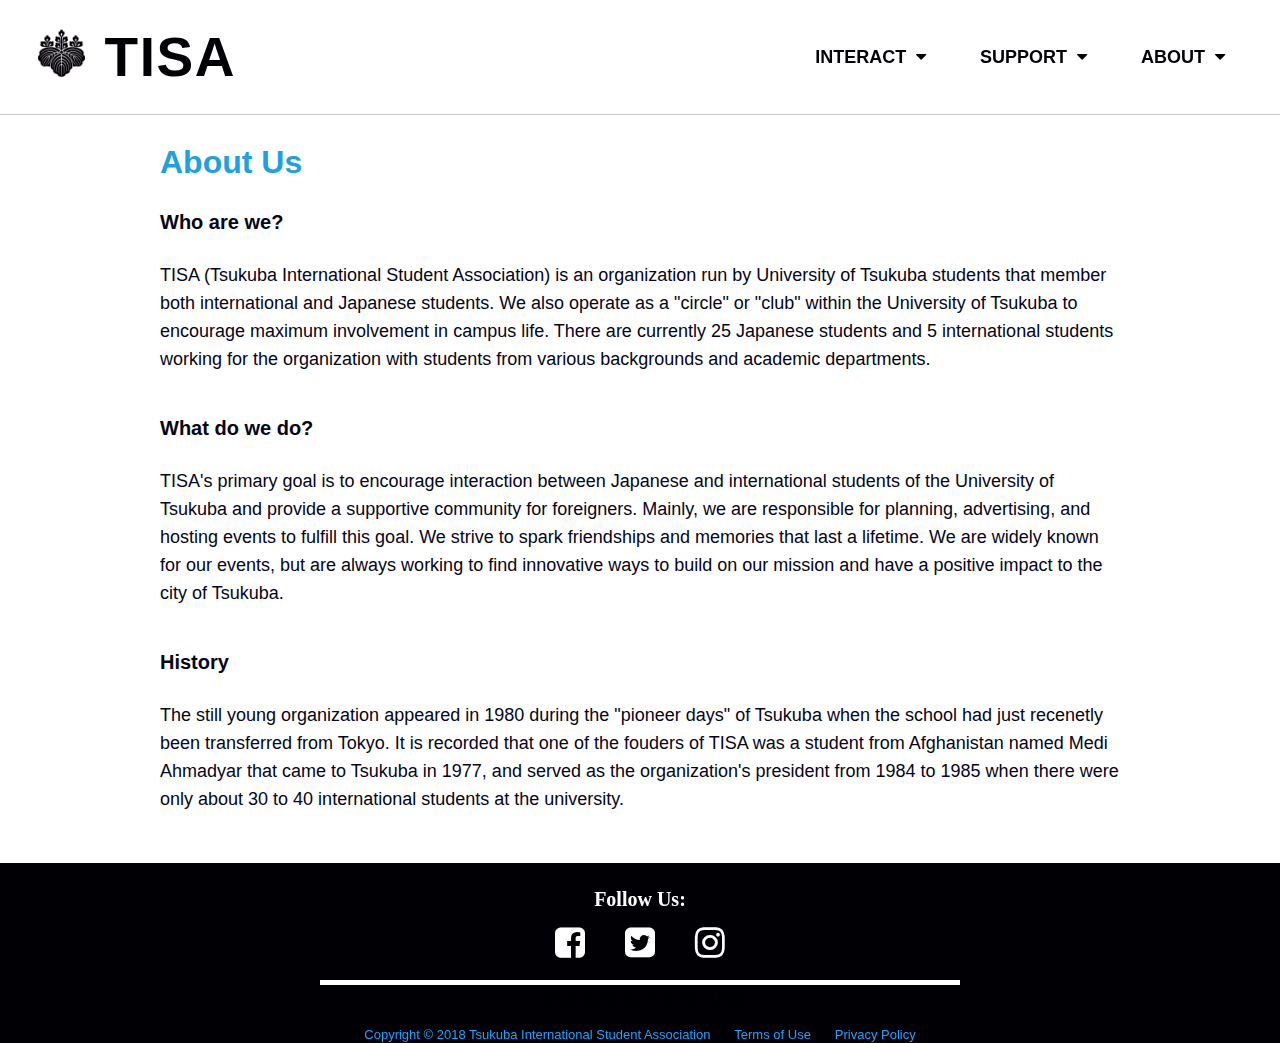
<file: public_html/about/index.html>
<!DOCTYPE html>
<html>
<head>
<!-- Global site tag (gtag.js) - Google Analytics -->
<script async src="https://www.googletagmanager.com/gtag/js?id=UA-106817283-1"></script>
<script>
  window.dataLayer = window.dataLayer || [];
  function gtag(){dataLayer.push(arguments);}
  gtag('js', new Date());

  gtag('config', 'UA-106817283-1');
</script>
<title>TISA - About Us</title>
<meta http-equiv="Content-Type" content="text/html; charset=utf-8"/>
<meta http-equiv="X-UA-Compatible" content="IE=edge,chrome=1">
<meta name="viewport" content="width=device-width,initial-scale=1.0">
<meta name="keywords" content="tisa tsukuba international student association tsukuba.international university of tsukuba japanese students foreigners organization club circle global">
<meta name="description" content="The Tsukuba International Student Association, known as TISA, is a student organization run by University of Tsukuba students to connect Japanese and foreigners in Tsukuba by hosting events and providing services.">
<link rel="icon" href="../img/tab-logo.png">
<link rel="stylesheet" href="https://maxcdn.bootstrapcdn.com/bootstrap/3.3.7/css/bootstrap.min.css">
<link rel="stylesheet" href="https://cdnjs.cloudflare.com/ajax/libs/font-awesome/4.7.0/css/font-awesome.min.css">
<link rel="stylesheet" type="text/css" href="../css/subpage.css?v=1.1">
<link rel="stylesheet" type="text/css" href="../css/resets.css?v=1.1">
<script src="https://ajax.googleapis.com/ajax/libs/jquery/3.2.1/jquery.min.js"></script>
<script type="text/javascript" src="../scripts/main.js"></script>
</head>
<body>
<div id="mySidenav" class="sidenav">
<a href="javascript:void(0)" class="closebtn" onclick="closeNav()">&times;</a>
<a class="main-nav" data-toggle="collapse" data-target="#interact">INTERACT&nbsp;&nbsp;<i class="fa fa-angle-down"></i></a>
<div class="collapse" id="interact">
<a class="sub-nav" href="../events">Events</a>
<a class="sub-nav" href="../exchange">Exchange</a>
</div>
<a class="main-nav" data-toggle="collapse" data-target="#support">SUPPORT&nbsp;&nbsp;<i class="fa fa-angle-down"></i></a>
<div class="collapse" id="support">
<a class="sub-nav" href="../circles">Circles</a>
<a class="sub-nav" href="../jobs">Find Jobs</a>
<a class="sub-nav" href="../scholarships">Scholarships</a>
</div>
<a class="main-nav" data-toggle="collapse" data-target="#about">ABOUT&nbsp;&nbsp;<i class="fa fa-angle-down"></i></a>
<div class="collapse" id="about">
<a class="sub-nav" href="../about">About Us</a>
<a class="sub-nav" href="../join">Join Us</a>
<a class="sub-nav" href="../contact">Contact</a>
</div>
</div>
<div class="container">
<header>
<img id="logo-navy" src="../img/leaf-navy.png" onclick="window.location.href='../'">
<h1 id="title-navy" onclick="window.location.href='../'">TISA</h1>
<nav>
<div class="dropdown">
<a class="nav-list">INTERACT<i class="fa fa-caret-down"></i></a>
<div class="dropdown-content">
<a href="../events">Events</a>
<a href="../exchange">Exchange</a>
</div>
</div>
<div class="dropdown">
<a class="nav-list">SUPPORT<i class="fa fa-caret-down"></i></a>
<div class="dropdown-content">
<a href="../circles">Circles</a>
<a href="../jobs">Find Jobs</a>
<a href="../scholarships">Scholarship</a>
</div>
</div>
<div class="dropdown">
<a class="nav-list">ABOUT<i class="fa fa-caret-down"></i></a>
<div class="dropdown-content">
<a href="../about">About Us</a>
<a href="../join">Join Us</a>
<a href="../contact">Contact</a>
</div>
</div>
</nav>
<img id="menu-icon-navy" src="../img/menu-icon-navy.png" onclick="openNav()">
</header>

<div class="content-subpage">
		<div class="container-subpage">
		
			<h1 class="subpage-title">About Us</h1>

			<h2><br>Who are we?</h2>

			<p><br>TISA (Tsukuba International Student Association) is an organization run by University of Tsukuba students that member both international and Japanese students. We also operate as a "circle" or "club" within the University of Tsukuba to encourage maximum involvement in campus life. There are currently 25 Japanese students and 5 international students working for the organization with students from various backgrounds and academic departments.</p>

			<h2><br><br>What do we do?</h2>

			<p><br>TISA's primary goal is to encourage interaction between Japanese and international students of the University of Tsukuba and provide a supportive community for foreigners. Mainly, we are responsible for planning, advertising, and hosting events to fulfill this goal. We strive to spark friendships and memories that last a lifetime. We are widely known for our events, but are always working to find innovative ways to build on our mission and have a positive impact to the city of Tsukuba.</p>

			<h2><br><br>History</h2>

			<p><br>The still young organization appeared in 1980 during the "pioneer days" of Tsukuba when the school had just recenetly been transferred from Tokyo. It is recorded that one of the fouders of TISA was a student from Afghanistan named Medi Ahmadyar that came to Tsukuba in 1977, and served as the organization's president from 1984 to 1985 when there were only about 30 to 40 international students at the university. </p>

		</div>
	</div>	

<div class="sm">
<h2 class="follow-us">Follow Us:</h2>
<i class="fa fa-facebook-square sm-icon" onclick="window.open('http://www.facebook.com/tsukuba.international','_blank');"></i>
<i class="fa fa-twitter-square sm-icon" onclick="window.open('http://twitter.com/TISA_Tsukuba','_blank');"></i>
<i class="fa fa-instagram sm-icon" onclick="window.open('http://instagram.com/humansoftsukuba','_blank');"></i>
<div class="smallest-container"><p class="border-top">Handmade by Yuji Schuster</p></div>
<div class="copyright-footer">
<b class="copyright-small"><br>© 2018 TISA</b>
<b class="copyright-big"><br>Copyright © 2018 Tsukuba International Student Association</b>
<b class="terms" onclick="window.location.href='../terms'">Terms of Use</b>
<b class="privacy" onclick="window.location.href='../privacy'">Privacy Policy</b>
</div>
</div>
</div>
<script src="https://maxcdn.bootstrapcdn.com/bootstrap/3.3.7/js/bootstrap.min.js"></script>
</body>
</html>
</file>
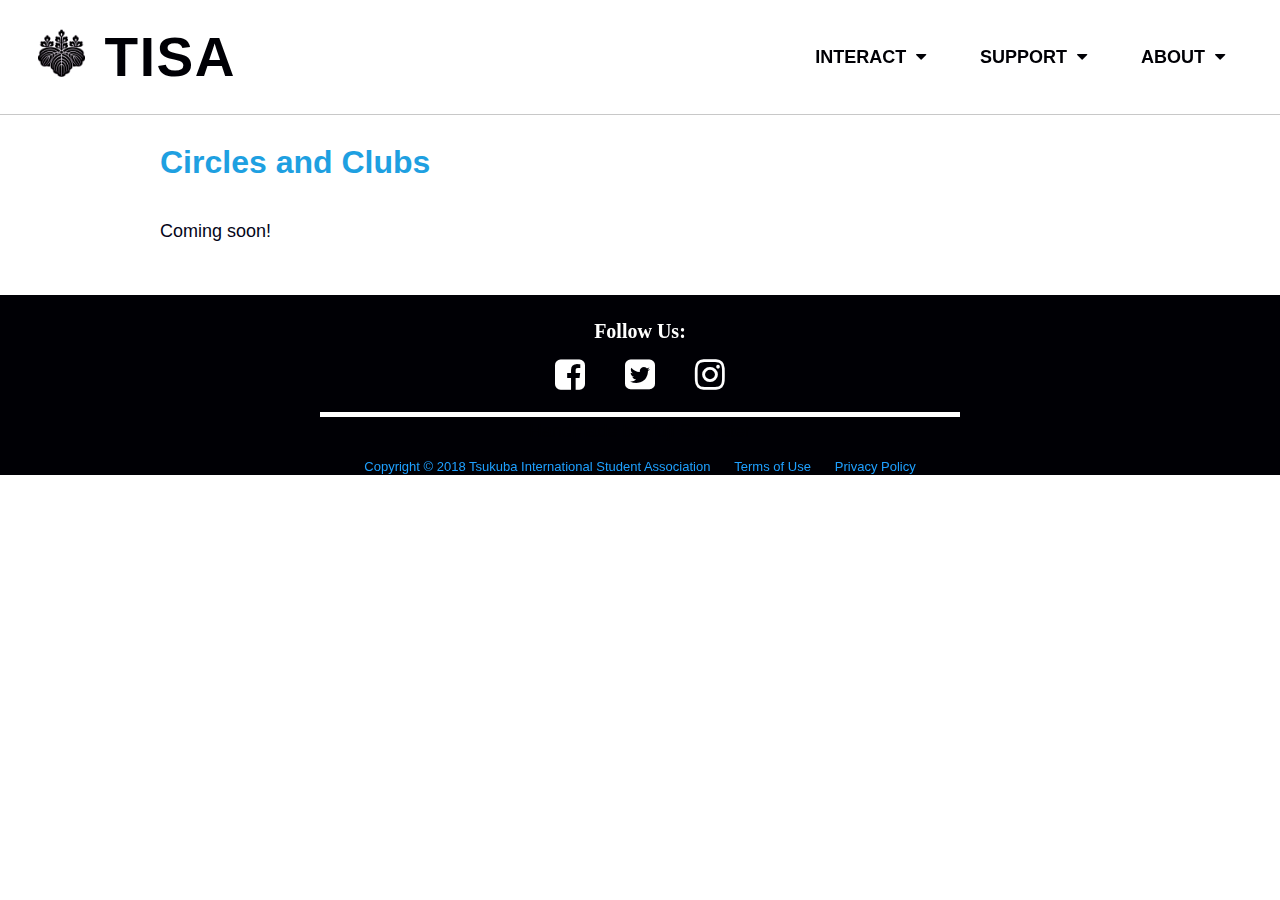
<file: public_html/circles/index.html>
<!DOCTYPE html>
<html>
<head>
<!-- Global site tag (gtag.js) - Google Analytics -->
<script async src="https://www.googletagmanager.com/gtag/js?id=UA-106817283-1"></script>
<script>
  window.dataLayer = window.dataLayer || [];
  function gtag(){dataLayer.push(arguments);}
  gtag('js', new Date());

  gtag('config', 'UA-106817283-1');
</script>
<title>TISA - Circles</title>
<meta http-equiv="Content-Type" content="text/html; charset=utf-8"/>
<meta http-equiv="X-UA-Compatible" content="IE=edge,chrome=1">
<meta name="viewport" content="width=device-width,initial-scale=1.0">
<meta name="keywords" content="tisa tsukuba international student association tsukuba.international university of tsukuba japanese students foreigners organization club circle global">
<meta name="description" content="The Tsukuba International Student Association, known as TISA, is a student organization run by University of Tsukuba students to connect Japanese and foreigners in Tsukuba by hosting events and providing services.">
<link rel="icon" href="../img/tab-logo.png">
<link rel="stylesheet" href="https://maxcdn.bootstrapcdn.com/bootstrap/3.3.7/css/bootstrap.min.css">
<link rel="stylesheet" href="https://cdnjs.cloudflare.com/ajax/libs/font-awesome/4.7.0/css/font-awesome.min.css">
<link rel="stylesheet" type="text/css" href="../css/subpage.css?v=1.1">
<link rel="stylesheet" type="text/css" href="../css/resets.css?v=1.1">
<script src="https://ajax.googleapis.com/ajax/libs/jquery/3.2.1/jquery.min.js"></script>
<script type="text/javascript" src="../scripts/main.js"></script>
</head>
<body>
<div id="mySidenav" class="sidenav">
<a href="javascript:void(0)" class="closebtn" onclick="closeNav()">&times;</a>
<a class="main-nav" data-toggle="collapse" data-target="#interact">INTERACT&nbsp;&nbsp;<i class="fa fa-angle-down"></i></a>
<div class="collapse" id="interact">
<a class="sub-nav" href="../events">Events</a>
<a class="sub-nav" href="../exchange">Exchange</a>
</div>
<a class="main-nav" data-toggle="collapse" data-target="#support">SUPPORT&nbsp;&nbsp;<i class="fa fa-angle-down"></i></a>
<div class="collapse" id="support">
<a class="sub-nav" href="../circles">Circles</a>
<a class="sub-nav" href="../jobs">Find Jobs</a>
<a class="sub-nav" href="../scholarships">Scholarships</a>
</div>
<a class="main-nav" data-toggle="collapse" data-target="#about">ABOUT&nbsp;&nbsp;<i class="fa fa-angle-down"></i></a>
<div class="collapse" id="about">
<a class="sub-nav" href="../about">About Us</a>
<a class="sub-nav" href="../join">Join Us</a>
<a class="sub-nav" href="../contact">Contact</a>
</div>
</div>
<div class="container">
<header>
<img id="logo-navy" src="../img/leaf-navy.png" onclick="window.location.href='../'">
<h1 id="title-navy" onclick="window.location.href='../'">TISA</h1>
<nav>
<div class="dropdown">
<a class="nav-list">INTERACT<i class="fa fa-caret-down"></i></a>
<div class="dropdown-content">
<a href="../events">Events</a>
<a href="../exchange">Exchange</a>
</div>
</div>
<div class="dropdown">
<a class="nav-list">SUPPORT<i class="fa fa-caret-down"></i></a>
<div class="dropdown-content">
<a href="../circles">Circles</a>
<a href="../jobs">Find Jobs</a>
<a href="../scholarships">Scholarship</a>
</div>
</div>
<div class="dropdown">
<a class="nav-list">ABOUT<i class="fa fa-caret-down"></i></a>
<div class="dropdown-content">
<a href="../about">About Us</a>
<a href="../join">Join Us</a>
<a href="../contact">Contact</a>
</div>
</div>
</nav>
<img id="menu-icon-navy" src="../img/menu-icon-navy.png" onclick="openNav()">
</header>

<div class="content-subpage">
		<div class="container-subpage">
		
			<h1 class="subpage-title">Circles and Clubs</h1>

			<p><br>Coming soon!</p>

		</div>
	</div>	

<div class="sm">
<h2 class="follow-us">Follow Us:</h2>
<i class="fa fa-facebook-square sm-icon" onclick="window.open('http://www.facebook.com/tsukuba.international','_blank');"></i>
<i class="fa fa-twitter-square sm-icon" onclick="window.open('http://twitter.com/TISA_Tsukuba','_blank');"></i>
<i class="fa fa-instagram sm-icon" onclick="window.open('http://instagram.com/humansoftsukuba','_blank');"></i>
<div class="smallest-container"><p class="border-top">Handmade by Yuji Schuster</p></div>
<div class="copyright-footer">
<b class="copyright-small"><br>© 2018 TISA</b>
<b class="copyright-big"><br>Copyright © 2018 Tsukuba International Student Association</b>
<b class="terms" onclick="window.location.href='../terms'">Terms of Use</b>
<b class="privacy" onclick="window.location.href='../privacy'">Privacy Policy</b>
</div>
</div>
</div>
<script src="https://maxcdn.bootstrapcdn.com/bootstrap/3.3.7/js/bootstrap.min.js"></script>
</body>
</html>
</file>
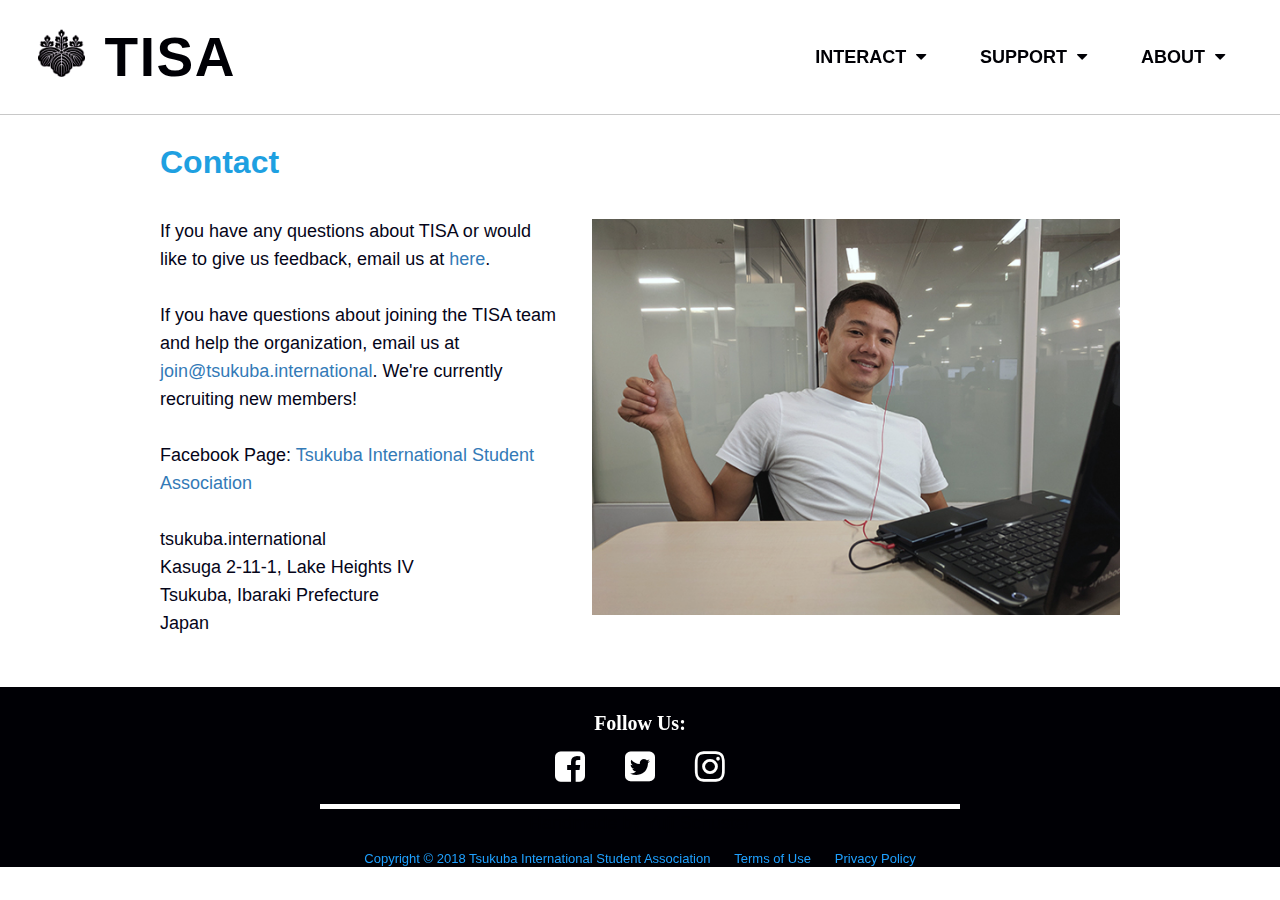
<file: public_html/contact/index.html>
<!DOCTYPE html>
<html>
<head>
<!-- Global site tag (gtag.js) - Google Analytics -->
<script async src="https://www.googletagmanager.com/gtag/js?id=UA-106817283-1"></script>
<script>
  window.dataLayer = window.dataLayer || [];
  function gtag(){dataLayer.push(arguments);}
  gtag('js', new Date());

  gtag('config', 'UA-106817283-1');
</script>
<title>TISA - Contact</title>
<meta http-equiv="Content-Type" content="text/html; charset=utf-8"/>
<meta http-equiv="X-UA-Compatible" content="IE=edge,chrome=1">
<meta name="viewport" content="width=device-width,initial-scale=1.0">
<meta name="keywords" content="tisa tsukuba international student association tsukuba.international university of tsukuba japanese students foreigners organization club circle global">
<meta name="description" content="The Tsukuba International Student Association, known as TISA, is a student organization run by University of Tsukuba students to connect Japanese and foreigners in Tsukuba by hosting events and providing services.">
<link rel="icon" href="../img/tab-logo.png">
<link rel="stylesheet" href="https://maxcdn.bootstrapcdn.com/bootstrap/3.3.7/css/bootstrap.min.css">
<link rel="stylesheet" href="https://cdnjs.cloudflare.com/ajax/libs/font-awesome/4.7.0/css/font-awesome.min.css">
<link rel="stylesheet" type="text/css" href="../css/subpage.css?v=1.1">
<link rel="stylesheet" type="text/css" href="../css/resets.css?v=1.1">
<script src="https://ajax.googleapis.com/ajax/libs/jquery/3.2.1/jquery.min.js"></script>
<script type="text/javascript" src="../scripts/main.js"></script>
</head>
<body>
<div id="mySidenav" class="sidenav">
<a href="javascript:void(0)" class="closebtn" onclick="closeNav()">&times;</a>
<a class="main-nav" data-toggle="collapse" data-target="#interact">INTERACT&nbsp;&nbsp;<i class="fa fa-angle-down"></i></a>
<div class="collapse" id="interact">
<a class="sub-nav" href="../events">Events</a>
<a class="sub-nav" href="../exchange">Exchange</a>
</div>
<a class="main-nav" data-toggle="collapse" data-target="#support">SUPPORT&nbsp;&nbsp;<i class="fa fa-angle-down"></i></a>
<div class="collapse" id="support">
<a class="sub-nav" href="../circles">Circles</a>
<a class="sub-nav" href="../jobs">Find Jobs</a>
<a class="sub-nav" href="../scholarships">Scholarships</a>
</div>
<a class="main-nav" data-toggle="collapse" data-target="#about">ABOUT&nbsp;&nbsp;<i class="fa fa-angle-down"></i></a>
<div class="collapse" id="about">
<a class="sub-nav" href="../about">About Us</a>
<a class="sub-nav" href="../join">Join Us</a>
<a class="sub-nav" href="../contact">Contact</a>
</div>
</div>
<div class="container">
<header>
<img id="logo-navy" src="../img/leaf-navy.png" onclick="window.location.href='../'">
<h1 id="title-navy" onclick="window.location.href='../'">TISA</h1>
<nav>
<div class="dropdown">
<a class="nav-list">INTERACT<i class="fa fa-caret-down"></i></a>
<div class="dropdown-content">
<a href="../events">Events</a>
<a href="../exchange">Exchange</a>
</div>
</div>
<div class="dropdown">
<a class="nav-list">SUPPORT<i class="fa fa-caret-down"></i></a>
<div class="dropdown-content">
<a href="../circles">Circles</a>
<a href="../jobs">Find Jobs</a>
<a href="../scholarships">Scholarship</a>
</div>
</div>
<div class="dropdown">
<a class="nav-list">ABOUT<i class="fa fa-caret-down"></i></a>
<div class="dropdown-content">
<a href="../about">About Us</a>
<a href="../join">Join Us</a>
<a href="../contact">Contact</a>
</div>
</div>
</nav>
<img id="menu-icon-navy" src="../img/menu-icon-navy.png" onclick="openNav()">
</header>

<div class="content-subpage">
		<div class="container-subpage">
		
			<h1 class="subpage-title">Contact</h1>

			<img class="sub-img" src="../img/contact-kai.jpg" alt="Contact Us!">

			<p><br>If you have any questions about TISA or would like to give us feedback, email us at <a onclick="window.location.href='mailto:contact@tsukuba.international'">here</a>.</p>

			<p><br>If you have questions about joining the TISA team and help the organization, email us at <a onclick="window.location.href='mailto:join@tsukuba.international'">join@tsukuba.international</a>. We're currently recruiting new members!</p>

			<p><br>Facebook Page: <a onclick="window.open('http://www.facebook.com/tsukuba.international','_blank');">Tsukuba International Student Association</a></p>

			<p><br>tsukuba.international<br>Kasuga 2-11-1, Lake Heights IV<br>Tsukuba, Ibaraki Prefecture<br>Japan</p>

		</div>
	</div>	

<div class="sm">
<h2 class="follow-us">Follow Us:</h2>
<i class="fa fa-facebook-square sm-icon" onclick="window.open('http://www.facebook.com/tsukuba.international','_blank');"></i>
<i class="fa fa-twitter-square sm-icon" onclick="window.open('http://twitter.com/TISA_Tsukuba','_blank');"></i>
<i class="fa fa-instagram sm-icon" onclick="window.open('http://instagram.com/humansoftsukuba','_blank');"></i>
<div class="smallest-container"><p class="border-top">Handmade by Yuji Schuster</p></div>
<div class="copyright-footer">
<b class="copyright-small"><br>© 2018 TISA</b>
<b class="copyright-big"><br>Copyright © 2018 Tsukuba International Student Association</b>
<b class="terms" onclick="window.location.href='../terms'">Terms of Use</b>
<b class="privacy" onclick="window.location.href='../privacy'">Privacy Policy</b>
</div>
</div>
</div>
<script src="https://maxcdn.bootstrapcdn.com/bootstrap/3.3.7/js/bootstrap.min.js"></script>
</body>
</html>
</file>
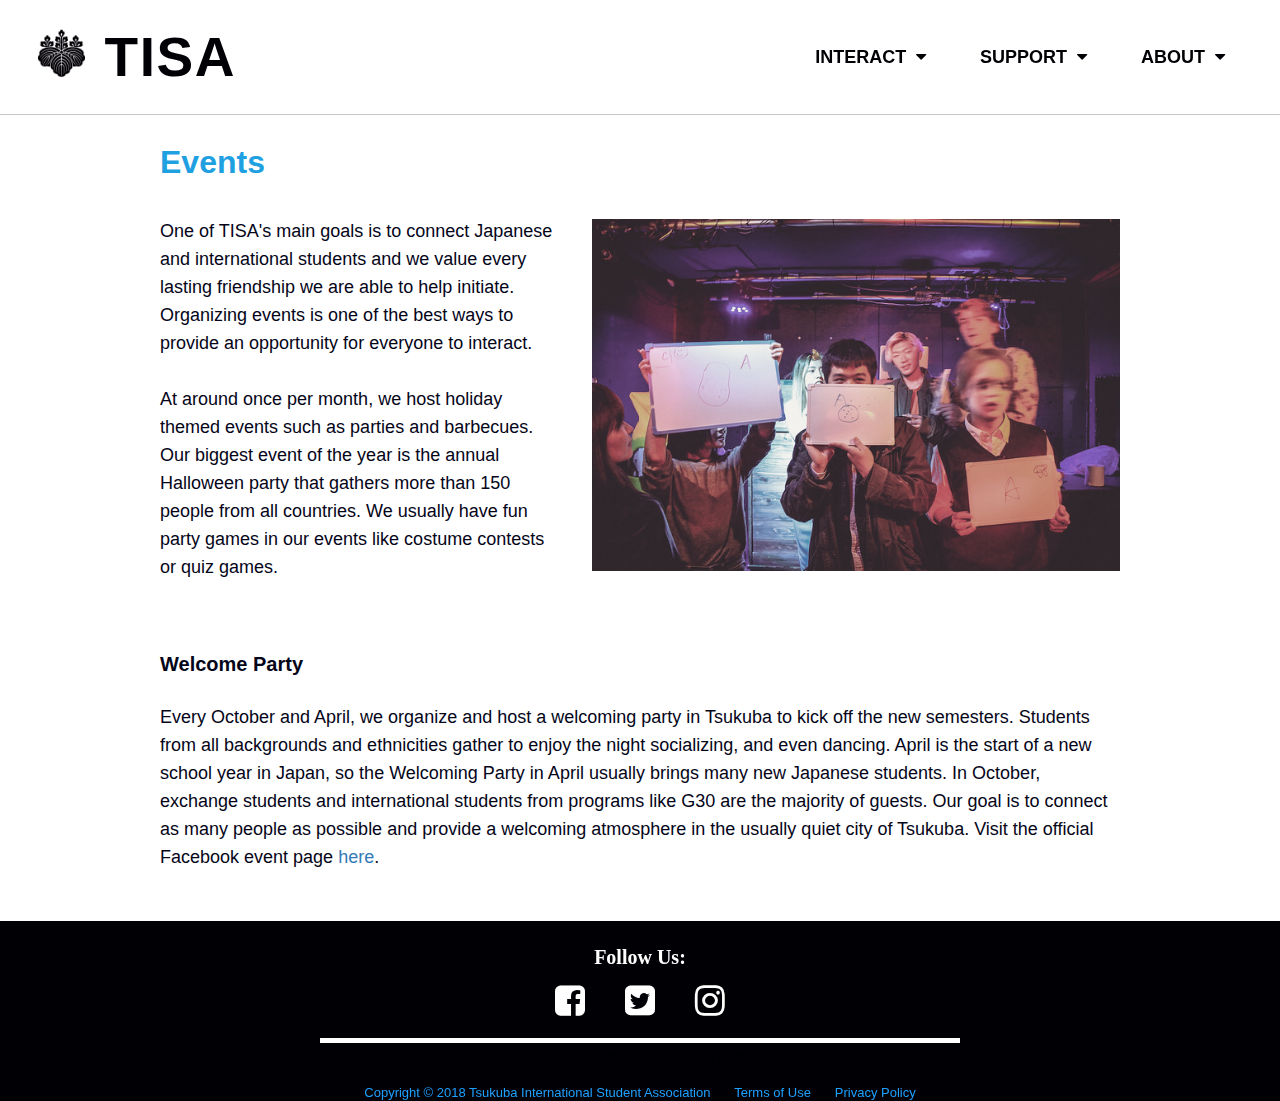
<file: public_html/events/index.html>
<!DOCTYPE html>
<html>
<head>
<!-- Global site tag (gtag.js) - Google Analytics -->
<script async src="https://www.googletagmanager.com/gtag/js?id=UA-106817283-1"></script>
<script>
  window.dataLayer = window.dataLayer || [];
  function gtag(){dataLayer.push(arguments);}
  gtag('js', new Date());

  gtag('config', 'UA-106817283-1');
</script>
<title>TISA - Events</title>
<meta http-equiv="Content-Type" content="text/html; charset=utf-8"/>
<meta http-equiv="X-UA-Compatible" content="IE=edge,chrome=1">
<meta name="viewport" content="width=device-width,initial-scale=1.0">
<meta name="keywords" content="tisa tsukuba international student association tsukuba.international university of tsukuba japanese students foreigners organization club circle global">
<meta name="description" content="The Tsukuba International Student Association, known as TISA, is a student organization run by University of Tsukuba students to connect Japanese and foreigners in Tsukuba by hosting events and providing services.">
<link rel="icon" href="../img/tab-logo.png">
<link rel="stylesheet" href="https://maxcdn.bootstrapcdn.com/bootstrap/3.3.7/css/bootstrap.min.css">
<link rel="stylesheet" href="https://cdnjs.cloudflare.com/ajax/libs/font-awesome/4.7.0/css/font-awesome.min.css">
<link rel="stylesheet" type="text/css" href="../css/subpage.css?v=1.1">
<link rel="stylesheet" type="text/css" href="../css/resets.css?v=1.1">
<script src="https://ajax.googleapis.com/ajax/libs/jquery/3.2.1/jquery.min.js"></script>
<script type="text/javascript" src="../scripts/main.js"></script>
</head>
<body>
<div id="mySidenav" class="sidenav">
<a href="javascript:void(0)" class="closebtn" onclick="closeNav()">&times;</a>
<a class="main-nav" data-toggle="collapse" data-target="#interact">INTERACT&nbsp;&nbsp;<i class="fa fa-angle-down"></i></a>
<div class="collapse" id="interact">
<a class="sub-nav" href="../events">Events</a>
<a class="sub-nav" href="../exchange">Exchange</a>
</div>
<a class="main-nav" data-toggle="collapse" data-target="#support">SUPPORT&nbsp;&nbsp;<i class="fa fa-angle-down"></i></a>
<div class="collapse" id="support">
<a class="sub-nav" href="../circles">Circles</a>
<a class="sub-nav" href="../jobs">Find Jobs</a>
<a class="sub-nav" href="../scholarships">Scholarships</a>
</div>
<a class="main-nav" data-toggle="collapse" data-target="#about">ABOUT&nbsp;&nbsp;<i class="fa fa-angle-down"></i></a>
<div class="collapse" id="about">
<a class="sub-nav" href="../about">About Us</a>
<a class="sub-nav" href="../join">Join Us</a>
<a class="sub-nav" href="../contact">Contact</a>
</div>
</div>
<div class="container">
<header>
<img id="logo-navy" src="../img/leaf-navy.png" onclick="window.location.href='../'">
<h1 id="title-navy" onclick="window.location.href='../'">TISA</h1>
<nav>
<div class="dropdown">
<a class="nav-list">INTERACT<i class="fa fa-caret-down"></i></a>
<div class="dropdown-content">
<a href="../events">Events</a>
<a href="../exchange">Exchange</a>
</div>
</div>
<div class="dropdown">
<a class="nav-list">SUPPORT<i class="fa fa-caret-down"></i></a>
<div class="dropdown-content">
<a href="../circles">Circles</a>
<a href="../jobs">Find Jobs</a>
<a href="../scholarships">Scholarship</a>
</div>
</div>
<div class="dropdown">
<a class="nav-list">ABOUT<i class="fa fa-caret-down"></i></a>
<div class="dropdown-content">
<a href="../about">About Us</a>
<a href="../join">Join Us</a>
<a href="../contact">Contact</a>
</div>
</div>
</nav>
<img id="menu-icon-navy" src="../img/menu-icon-navy.png" onclick="openNav()">
</header>

<div class="content-subpage">
		<div class="container-subpage">
		
			<h1 class="subpage-title">Events</h1>

			<img class="sub-img" src="../img/games.jpg" alt="Disco Party 2017">

			<p><br>One of TISA's main goals is to connect Japanese and international students and we value every lasting friendship we are able to help initiate. Organizing events is one of the best ways to provide an opportunity for everyone to interact.<br><br>At around once per month, we host holiday themed events such as parties and barbecues. Our biggest event of the year is the annual Halloween party that gathers more than 150 people from all countries. We usually have fun party games in our events like costume contests or quiz games.</p>

			<p><br></p>

			<h2><br><br>Welcome Party</h2>

			<p><br>Every October and April, we organize and host a welcoming party in Tsukuba to kick off the new semesters. Students from all backgrounds and ethnicities gather to enjoy the night socializing, and even dancing. April is the start of a new school year in Japan, so the Welcoming Party in April usually brings many new Japanese students. In October, exchange students and international students from programs like G30 are the majority of guests. Our goal is to connect as many people as possible and provide a welcoming atmosphere in the usually quiet city of Tsukuba. Visit the official Facebook event page <a onclick="window.open('https://www.facebook.com/events/1609777405728836/','_blank');">here</a>.</p>

		</div>
	</div>	

<div class="sm">
<h2 class="follow-us">Follow Us:</h2>
<i class="fa fa-facebook-square sm-icon" onclick="window.open('http://www.facebook.com/tsukuba.international','_blank');"></i>
<i class="fa fa-twitter-square sm-icon" onclick="window.open('http://twitter.com/TISA_Tsukuba','_blank');"></i>
<i class="fa fa-instagram sm-icon" onclick="window.open('http://instagram.com/humansoftsukuba','_blank');"></i>
<div class="smallest-container"><p class="border-top">Handmade by Yuji Schuster</p></div>
<div class="copyright-footer">
<b class="copyright-small"><br>© 2018 TISA</b>
<b class="copyright-big"><br>Copyright © 2018 Tsukuba International Student Association</b>
<b class="terms" onclick="window.location.href='../terms'">Terms of Use</b>
<b class="privacy" onclick="window.location.href='../privacy'">Privacy Policy</b>
</div>
</div>
</div>
<script src="https://maxcdn.bootstrapcdn.com/bootstrap/3.3.7/js/bootstrap.min.js"></script>
</body>
</html>
</file>
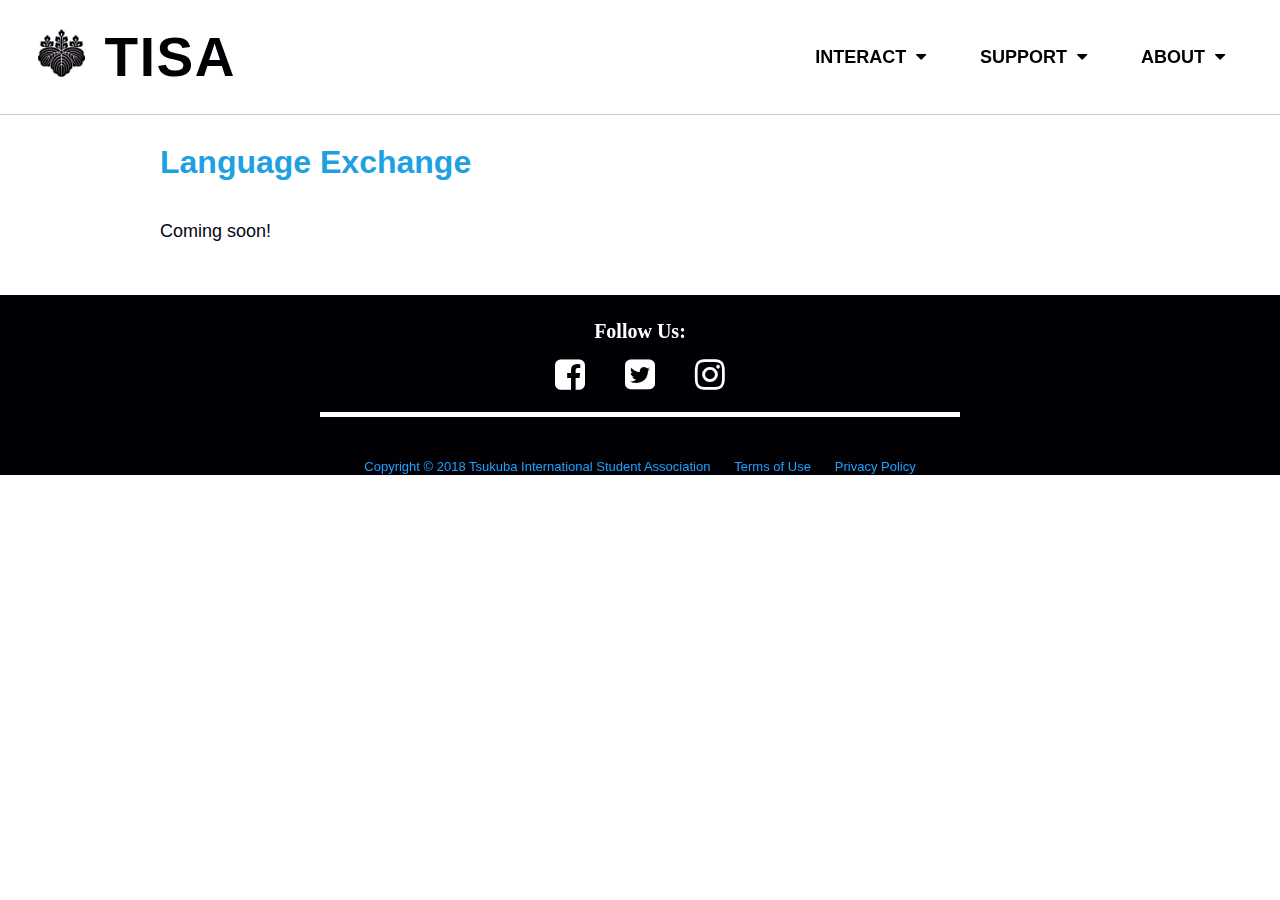
<file: public_html/exchange/index.html>
<!DOCTYPE html>
<html>
<head>
<!-- Global site tag (gtag.js) - Google Analytics -->
<script async src="https://www.googletagmanager.com/gtag/js?id=UA-106817283-1"></script>
<script>
  window.dataLayer = window.dataLayer || [];
  function gtag(){dataLayer.push(arguments);}
  gtag('js', new Date());

  gtag('config', 'UA-106817283-1');
</script>
<title>TISA - Exchange</title>
<meta http-equiv="Content-Type" content="text/html; charset=utf-8"/>
<meta http-equiv="X-UA-Compatible" content="IE=edge,chrome=1">
<meta name="viewport" content="width=device-width,initial-scale=1.0">
<meta name="keywords" content="tisa tsukuba international student association tsukuba.international university of tsukuba japanese students foreigners organization club circle global">
<meta name="description" content="The Tsukuba International Student Association, known as TISA, is a student organization run by University of Tsukuba students to connect Japanese and foreigners in Tsukuba by hosting events and providing services.">
<link rel="icon" href="../img/tab-logo.png">
<link rel="stylesheet" href="https://maxcdn.bootstrapcdn.com/bootstrap/3.3.7/css/bootstrap.min.css">
<link rel="stylesheet" href="https://cdnjs.cloudflare.com/ajax/libs/font-awesome/4.7.0/css/font-awesome.min.css">
<link rel="stylesheet" type="text/css" href="../css/subpage.css?v=1.1">
<link rel="stylesheet" type="text/css" href="../css/resets.css?v=1.1">
<script src="https://ajax.googleapis.com/ajax/libs/jquery/3.2.1/jquery.min.js"></script>
<script type="text/javascript" src="../scripts/main.js"></script>
</head>
<body>
<div id="mySidenav" class="sidenav">
<a href="javascript:void(0)" class="closebtn" onclick="closeNav()">&times;</a>
<a class="main-nav" data-toggle="collapse" data-target="#interact">INTERACT&nbsp;&nbsp;<i class="fa fa-angle-down"></i></a>
<div class="collapse" id="interact">
<a class="sub-nav" href="../events">Events</a>
<a class="sub-nav" href="../exchange">Exchange</a>
</div>
<a class="main-nav" data-toggle="collapse" data-target="#support">SUPPORT&nbsp;&nbsp;<i class="fa fa-angle-down"></i></a>
<div class="collapse" id="support">
<a class="sub-nav" href="../circles">Circles</a>
<a class="sub-nav" href="../jobs">Find Jobs</a>
<a class="sub-nav" href="../scholarships">Scholarships</a>
</div>
<a class="main-nav" data-toggle="collapse" data-target="#about">ABOUT&nbsp;&nbsp;<i class="fa fa-angle-down"></i></a>
<div class="collapse" id="about">
<a class="sub-nav" href="../about">About Us</a>
<a class="sub-nav" href="../join">Join Us</a>
<a class="sub-nav" href="../contact">Contact</a>
</div>
</div>
<div class="container">
<header>
<img id="logo-navy" src="../img/leaf-navy.png" onclick="window.location.href='../'">
<h1 id="title-navy" onclick="window.location.href='../'">TISA</h1>
<nav>
<div class="dropdown">
<a class="nav-list">INTERACT<i class="fa fa-caret-down"></i></a>
<div class="dropdown-content">
<a href="../events">Events</a>
<a href="../exchange">Exchange</a>
</div>
</div>
<div class="dropdown">
<a class="nav-list">SUPPORT<i class="fa fa-caret-down"></i></a>
<div class="dropdown-content">
<a href="../circles">Circles</a>
<a href="../jobs">Find Jobs</a>
<a href="../scholarships">Scholarship</a>
</div>
</div>
<div class="dropdown">
<a class="nav-list">ABOUT<i class="fa fa-caret-down"></i></a>
<div class="dropdown-content">
<a href="../about">About Us</a>
<a href="../join">Join Us</a>
<a href="../contact">Contact</a>
</div>
</div>
</nav>
<img id="menu-icon-navy" src="../img/menu-icon-navy.png" onclick="openNav()">
</header>

<div class="content-subpage">
		<div class="container-subpage">
		
			<h1 class="subpage-title">Language Exchange</h1>


			<p><br>Coming soon!</p>

		</div>
	</div>	

<div class="sm">
<h2 class="follow-us">Follow Us:</h2>
<i class="fa fa-facebook-square sm-icon" onclick="window.open('http://www.facebook.com/tsukuba.international','_blank');"></i>
<i class="fa fa-twitter-square sm-icon" onclick="window.open('http://twitter.com/TISA_Tsukuba','_blank');"></i>
<i class="fa fa-instagram sm-icon" onclick="window.open('http://instagram.com/humansoftsukuba','_blank');"></i>
<div class="smallest-container"><p class="border-top">Handmade by Yuji Schuster</p></div>
<div class="copyright-footer">
<b class="copyright-small"><br>© 2018 TISA</b>
<b class="copyright-big"><br>Copyright © 2018 Tsukuba International Student Association</b>
<b class="terms" onclick="window.location.href='../terms'">Terms of Use</b>
<b class="privacy" onclick="window.location.href='../privacy'">Privacy Policy</b>
</div>
</div>
</div>
<script src="https://maxcdn.bootstrapcdn.com/bootstrap/3.3.7/js/bootstrap.min.js"></script>
</body>
</html>
</file>
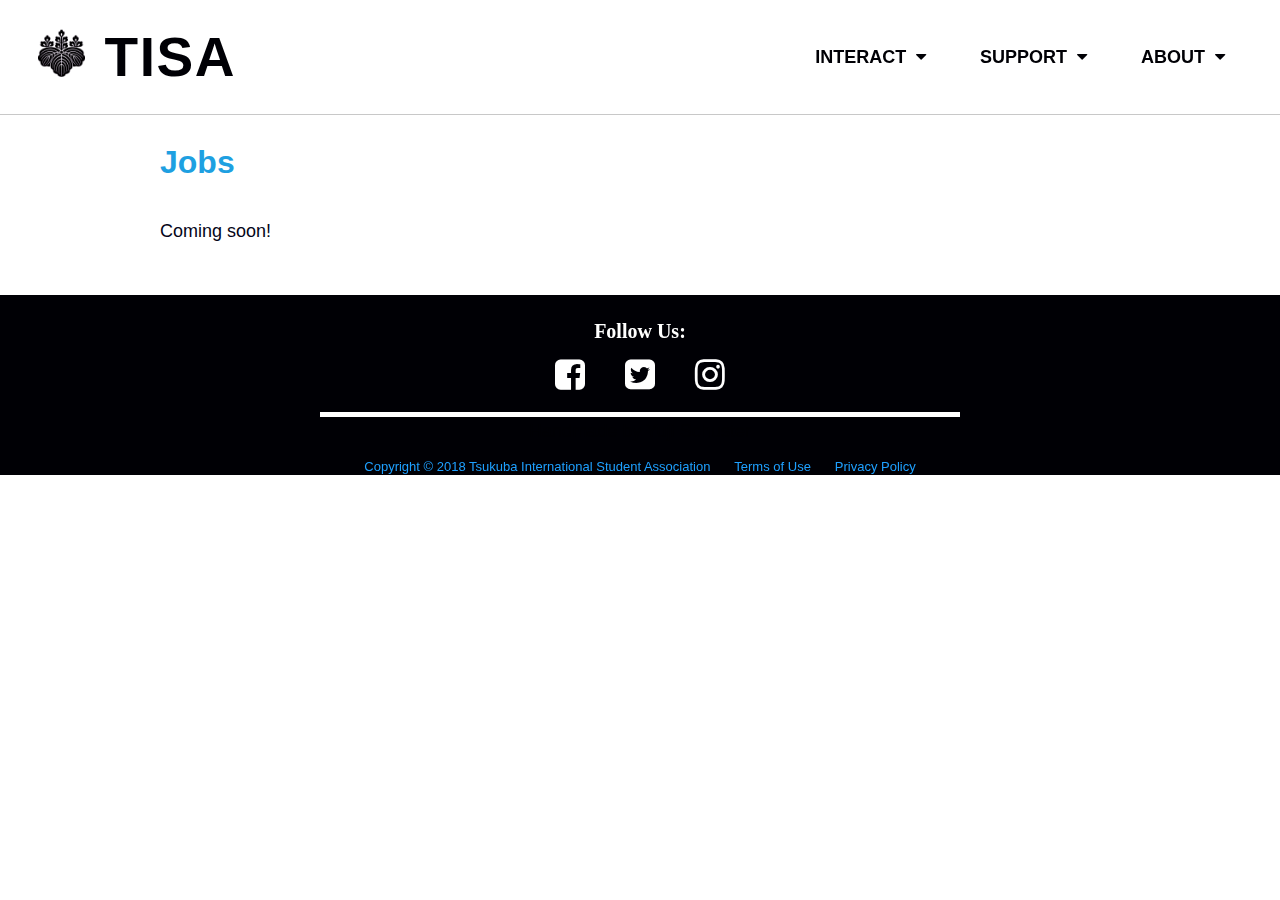
<file: public_html/jobs/index.html>
<!DOCTYPE html>
<html>
<head>
<!-- Global site tag (gtag.js) - Google Analytics -->
<script async src="https://www.googletagmanager.com/gtag/js?id=UA-106817283-1"></script>
<script>
  window.dataLayer = window.dataLayer || [];
  function gtag(){dataLayer.push(arguments);}
  gtag('js', new Date());

  gtag('config', 'UA-106817283-1');
</script>
<title>TISA - Jobs</title>
<meta http-equiv="Content-Type" content="text/html; charset=utf-8"/>
<meta http-equiv="X-UA-Compatible" content="IE=edge,chrome=1">
<meta name="viewport" content="width=device-width,initial-scale=1.0">
<meta name="keywords" content="tisa tsukuba international student association tsukuba.international university of tsukuba japanese students foreigners organization club circle global">
<meta name="description" content="The Tsukuba International Student Association, known as TISA, is a student organization run by University of Tsukuba students to connect Japanese and foreigners in Tsukuba by hosting events and providing services.">
<link rel="icon" href="../img/tab-logo.png">
<link rel="stylesheet" href="https://maxcdn.bootstrapcdn.com/bootstrap/3.3.7/css/bootstrap.min.css">
<link rel="stylesheet" href="https://cdnjs.cloudflare.com/ajax/libs/font-awesome/4.7.0/css/font-awesome.min.css">
<link rel="stylesheet" type="text/css" href="../css/subpage.css?v=1.1">
<link rel="stylesheet" type="text/css" href="../css/resets.css?v=1.1">
<script src="https://ajax.googleapis.com/ajax/libs/jquery/3.2.1/jquery.min.js"></script>
<script type="text/javascript" src="../scripts/main.js"></script>
</head>
<body>
<div id="mySidenav" class="sidenav">
<a href="javascript:void(0)" class="closebtn" onclick="closeNav()">&times;</a>
<a class="main-nav" data-toggle="collapse" data-target="#interact">INTERACT&nbsp;&nbsp;<i class="fa fa-angle-down"></i></a>
<div class="collapse" id="interact">
<a class="sub-nav" href="../events">Events</a>
<a class="sub-nav" href="../exchange">Exchange</a>
</div>
<a class="main-nav" data-toggle="collapse" data-target="#support">SUPPORT&nbsp;&nbsp;<i class="fa fa-angle-down"></i></a>
<div class="collapse" id="support">
<a class="sub-nav" href="../circles">Circles</a>
<a class="sub-nav" href="../jobs">Find Jobs</a>
<a class="sub-nav" href="../scholarships">Scholarships</a>
</div>
<a class="main-nav" data-toggle="collapse" data-target="#about">ABOUT&nbsp;&nbsp;<i class="fa fa-angle-down"></i></a>
<div class="collapse" id="about">
<a class="sub-nav" href="../about">About Us</a>
<a class="sub-nav" href="../join">Join Us</a>
<a class="sub-nav" href="../contact">Contact</a>
</div>
</div>
<div class="container">
<header>
<img id="logo-navy" src="../img/leaf-navy.png" onclick="window.location.href='../'">
<h1 id="title-navy" onclick="window.location.href='../'">TISA</h1>
<nav>
<div class="dropdown">
<a class="nav-list">INTERACT<i class="fa fa-caret-down"></i></a>
<div class="dropdown-content">
<a href="../events">Events</a>
<a href="../exchange">Exchange</a>
</div>
</div>
<div class="dropdown">
<a class="nav-list">SUPPORT<i class="fa fa-caret-down"></i></a>
<div class="dropdown-content">
<a href="../circles">Circles</a>
<a href="../jobs">Find Jobs</a>
<a href="../scholarships">Scholarship</a>
</div>
</div>
<div class="dropdown">
<a class="nav-list">ABOUT<i class="fa fa-caret-down"></i></a>
<div class="dropdown-content">
<a href="../about">About Us</a>
<a href="../join">Join Us</a>
<a href="../contact">Contact</a>
</div>
</div>
</nav>
<img id="menu-icon-navy" src="../img/menu-icon-navy.png" onclick="openNav()">
</header>

<div class="content-subpage">
		<div class="container-subpage">
		
			<h1 class="subpage-title">Jobs</h1>

			<p><br>Coming soon!</p>

		</div>
	</div>	

<div class="sm">
<h2 class="follow-us">Follow Us:</h2>
<i class="fa fa-facebook-square sm-icon" onclick="window.open('http://www.facebook.com/tsukuba.international','_blank');"></i>
<i class="fa fa-twitter-square sm-icon" onclick="window.open('http://twitter.com/TISA_Tsukuba','_blank');"></i>
<i class="fa fa-instagram sm-icon" onclick="window.open('http://instagram.com/humansoftsukuba','_blank');"></i>
<div class="smallest-container"><p class="border-top">Handmade by Yuji Schuster</p></div>
<div class="copyright-footer">
<b class="copyright-small"><br>© 2018 TISA</b>
<b class="copyright-big"><br>Copyright © 2018 Tsukuba International Student Association</b>
<b class="terms" onclick="window.location.href='../terms'">Terms of Use</b>
<b class="privacy" onclick="window.location.href='../privacy'">Privacy Policy</b>
</div>
</div>
</div>
<script src="https://maxcdn.bootstrapcdn.com/bootstrap/3.3.7/js/bootstrap.min.js"></script>
</body>
</html>
</file>
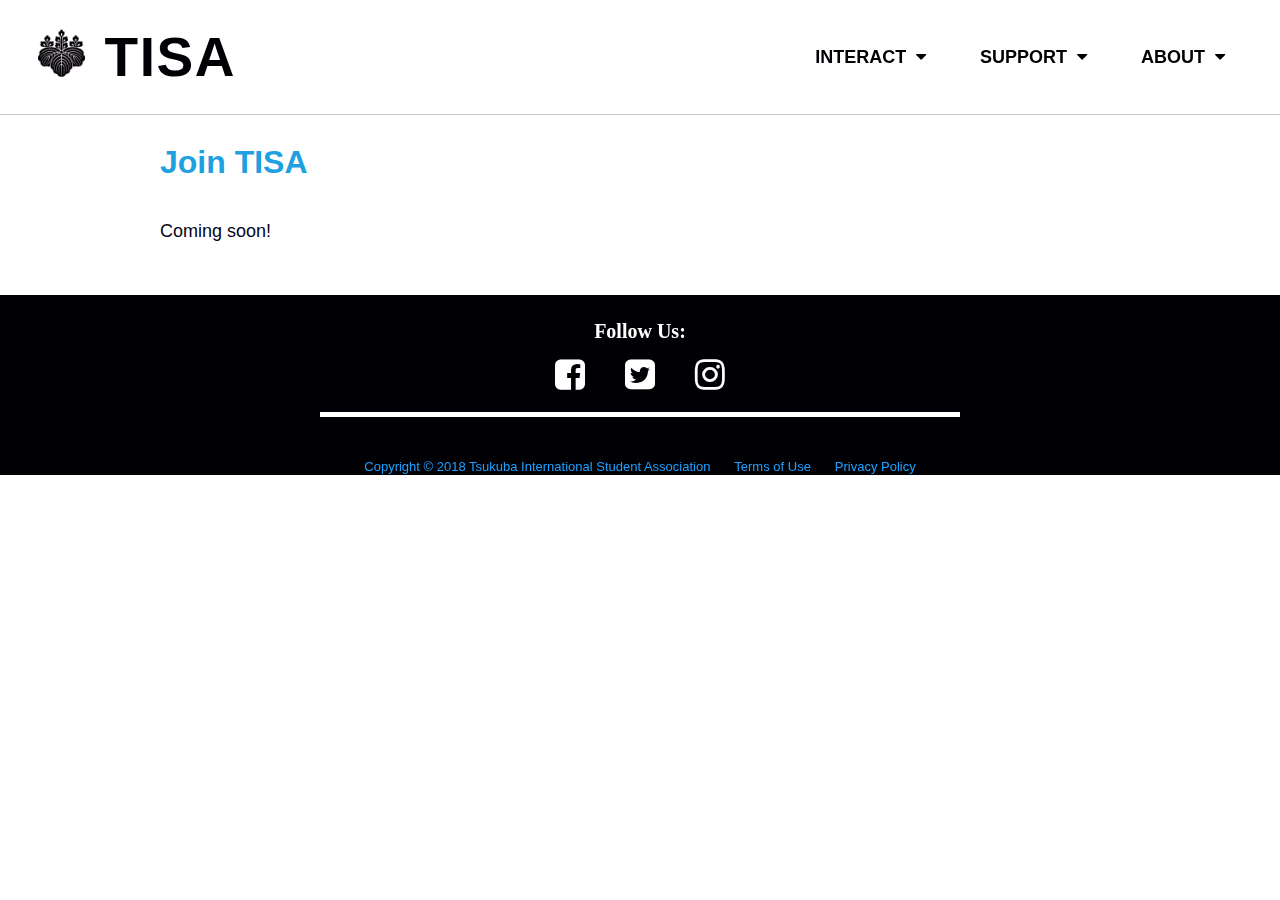
<file: public_html/join/index.html>
<!DOCTYPE html>
<html>
<head>
<!-- Global site tag (gtag.js) - Google Analytics -->
<script async src="https://www.googletagmanager.com/gtag/js?id=UA-106817283-1"></script>
<script>
  window.dataLayer = window.dataLayer || [];
  function gtag(){dataLayer.push(arguments);}
  gtag('js', new Date());

  gtag('config', 'UA-106817283-1');
</script>
<title>TISA - Join</title>
<meta http-equiv="Content-Type" content="text/html; charset=utf-8"/>
<meta http-equiv="X-UA-Compatible" content="IE=edge,chrome=1">
<meta name="viewport" content="width=device-width,initial-scale=1.0">
<meta name="keywords" content="tisa tsukuba international student association tsukuba.international university of tsukuba japanese students foreigners organization club circle global">
<meta name="description" content="The Tsukuba International Student Association, known as TISA, is a student organization run by University of Tsukuba students to connect Japanese and foreigners in Tsukuba by hosting events and providing services.">
<link rel="icon" href="../img/tab-logo.png">
<link rel="stylesheet" href="https://maxcdn.bootstrapcdn.com/bootstrap/3.3.7/css/bootstrap.min.css">
<link rel="stylesheet" href="https://cdnjs.cloudflare.com/ajax/libs/font-awesome/4.7.0/css/font-awesome.min.css">
<link rel="stylesheet" type="text/css" href="../css/subpage.css?v=1.1">
<link rel="stylesheet" type="text/css" href="../css/resets.css?v=1.1">
<script src="https://ajax.googleapis.com/ajax/libs/jquery/3.2.1/jquery.min.js"></script>
<script type="text/javascript" src="../scripts/main.js"></script>
</head>
<body>
<div id="mySidenav" class="sidenav">
<a href="javascript:void(0)" class="closebtn" onclick="closeNav()">&times;</a>
<a class="main-nav" data-toggle="collapse" data-target="#interact">INTERACT&nbsp;&nbsp;<i class="fa fa-angle-down"></i></a>
<div class="collapse" id="interact">
<a class="sub-nav" href="../events">Events</a>
<a class="sub-nav" href="../exchange">Exchange</a>
</div>
<a class="main-nav" data-toggle="collapse" data-target="#support">SUPPORT&nbsp;&nbsp;<i class="fa fa-angle-down"></i></a>
<div class="collapse" id="support">
<a class="sub-nav" href="../circles">Circles</a>
<a class="sub-nav" href="../jobs">Find Jobs</a>
<a class="sub-nav" href="../scholarships">Scholarships</a>
</div>
<a class="main-nav" data-toggle="collapse" data-target="#about">ABOUT&nbsp;&nbsp;<i class="fa fa-angle-down"></i></a>
<div class="collapse" id="about">
<a class="sub-nav" href="../about">About Us</a>
<a class="sub-nav" href="../join">Join Us</a>
<a class="sub-nav" href="../contact">Contact</a>
</div>
</div>
<div class="container">
<header>
<img id="logo-navy" src="../img/leaf-navy.png" onclick="window.location.href='../'">
<h1 id="title-navy" onclick="window.location.href='../'">TISA</h1>
<nav>
<div class="dropdown">
<a class="nav-list">INTERACT<i class="fa fa-caret-down"></i></a>
<div class="dropdown-content">
<a href="../events">Events</a>
<a href="../exchange">Exchange</a>
</div>
</div>
<div class="dropdown">
<a class="nav-list">SUPPORT<i class="fa fa-caret-down"></i></a>
<div class="dropdown-content">
<a href="../circles">Circles</a>
<a href="../jobs">Find Jobs</a>
<a href="../scholarships">Scholarship</a>
</div>
</div>
<div class="dropdown">
<a class="nav-list">ABOUT<i class="fa fa-caret-down"></i></a>
<div class="dropdown-content">
<a href="../about">About Us</a>
<a href="../join">Join Us</a>
<a href="../contact">Contact</a>
</div>
</div>
</nav>
<img id="menu-icon-navy" src="../img/menu-icon-navy.png" onclick="openNav()">
</header>

<div class="content-subpage">
		<div class="container-subpage">
		
			<h1 class="subpage-title">Join TISA</h1>

			<p><br>Coming soon!</p>

		</div>
	</div>	

<div class="sm">
<h2 class="follow-us">Follow Us:</h2>
<i class="fa fa-facebook-square sm-icon" onclick="window.open('http://www.facebook.com/tsukuba.international','_blank');"></i>
<i class="fa fa-twitter-square sm-icon" onclick="window.open('http://twitter.com/TISA_Tsukuba','_blank');"></i>
<i class="fa fa-instagram sm-icon" onclick="window.open('http://instagram.com/humansoftsukuba','_blank');"></i>
<div class="smallest-container"><p class="border-top">Handmade by Yuji Schuster</p></div>
<div class="copyright-footer">
<b class="copyright-small"><br>© 2018 TISA</b>
<b class="copyright-big"><br>Copyright © 2018 Tsukuba International Student Association</b>
<b class="terms" onclick="window.location.href='../terms'">Terms of Use</b>
<b class="privacy" onclick="window.location.href='../privacy'">Privacy Policy</b>
</div>
</div>
</div>
<script src="https://maxcdn.bootstrapcdn.com/bootstrap/3.3.7/js/bootstrap.min.js"></script>
</body>
</html>
</file>
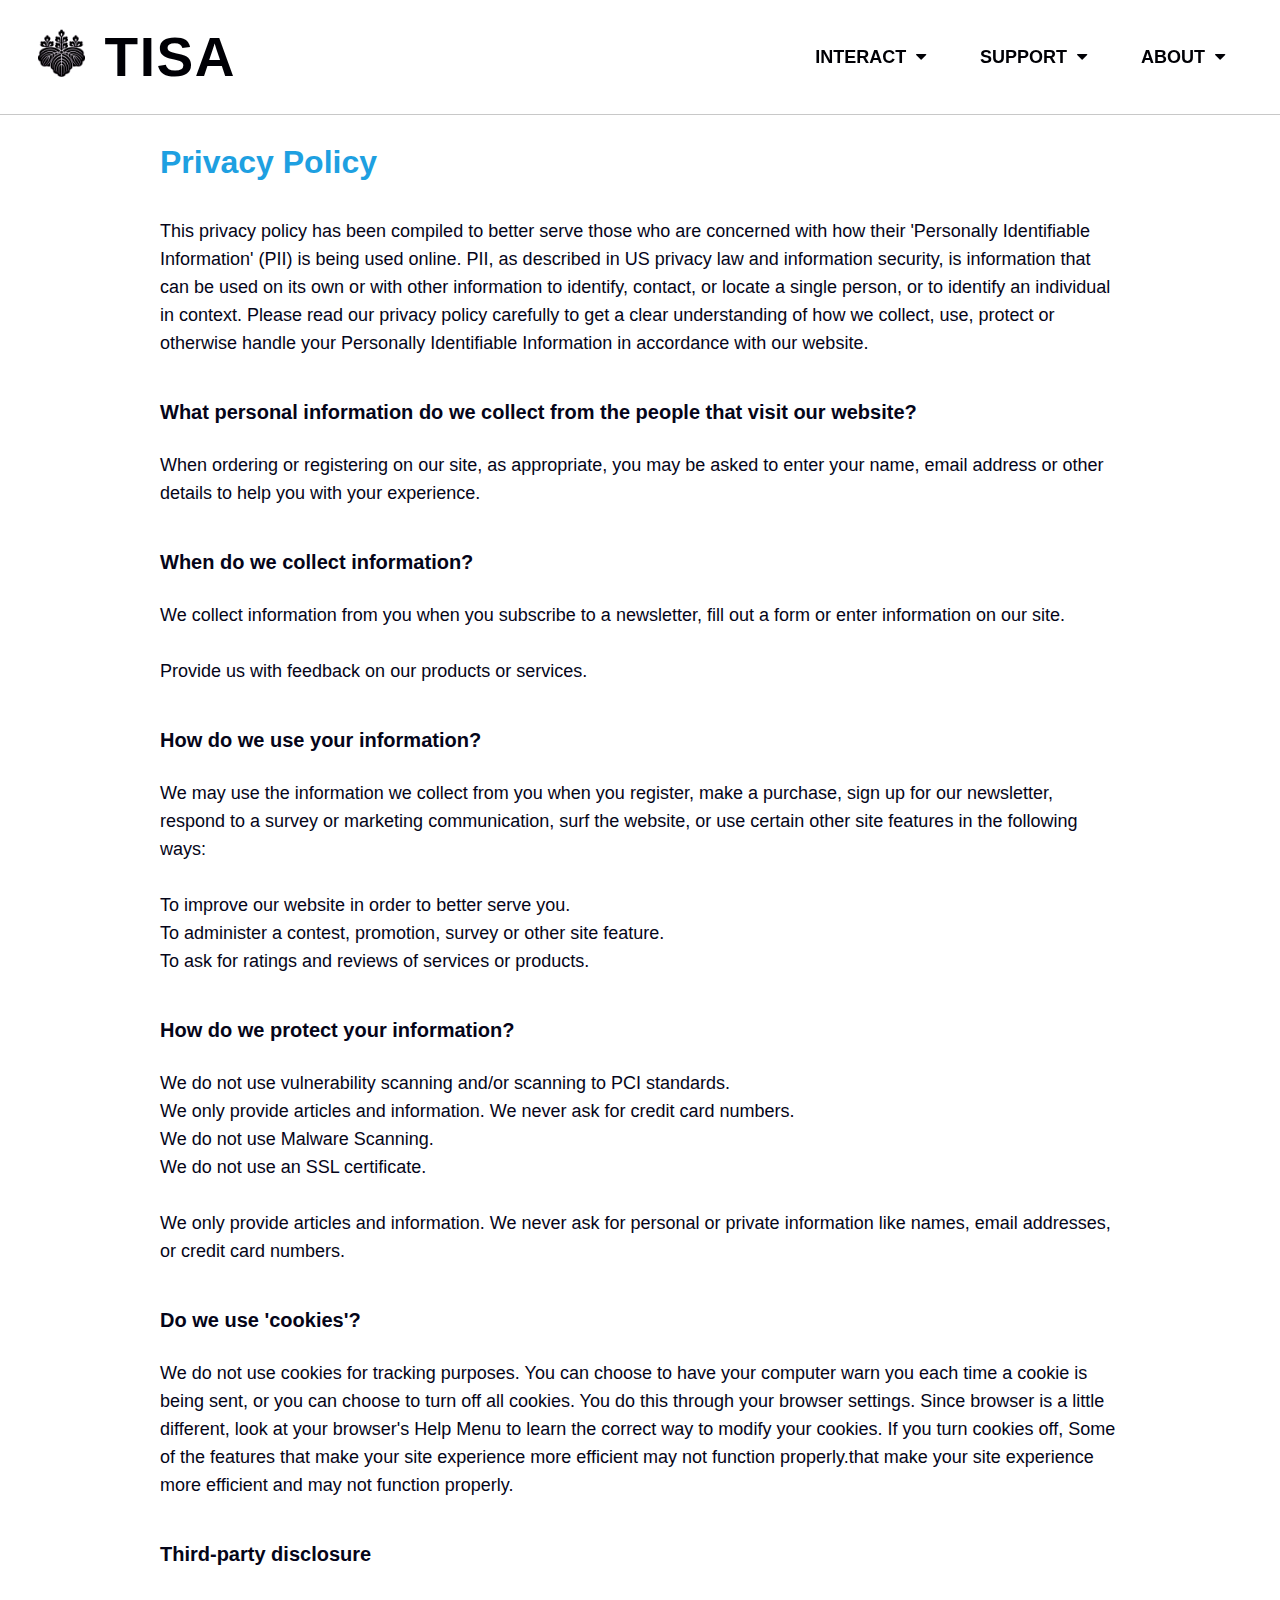
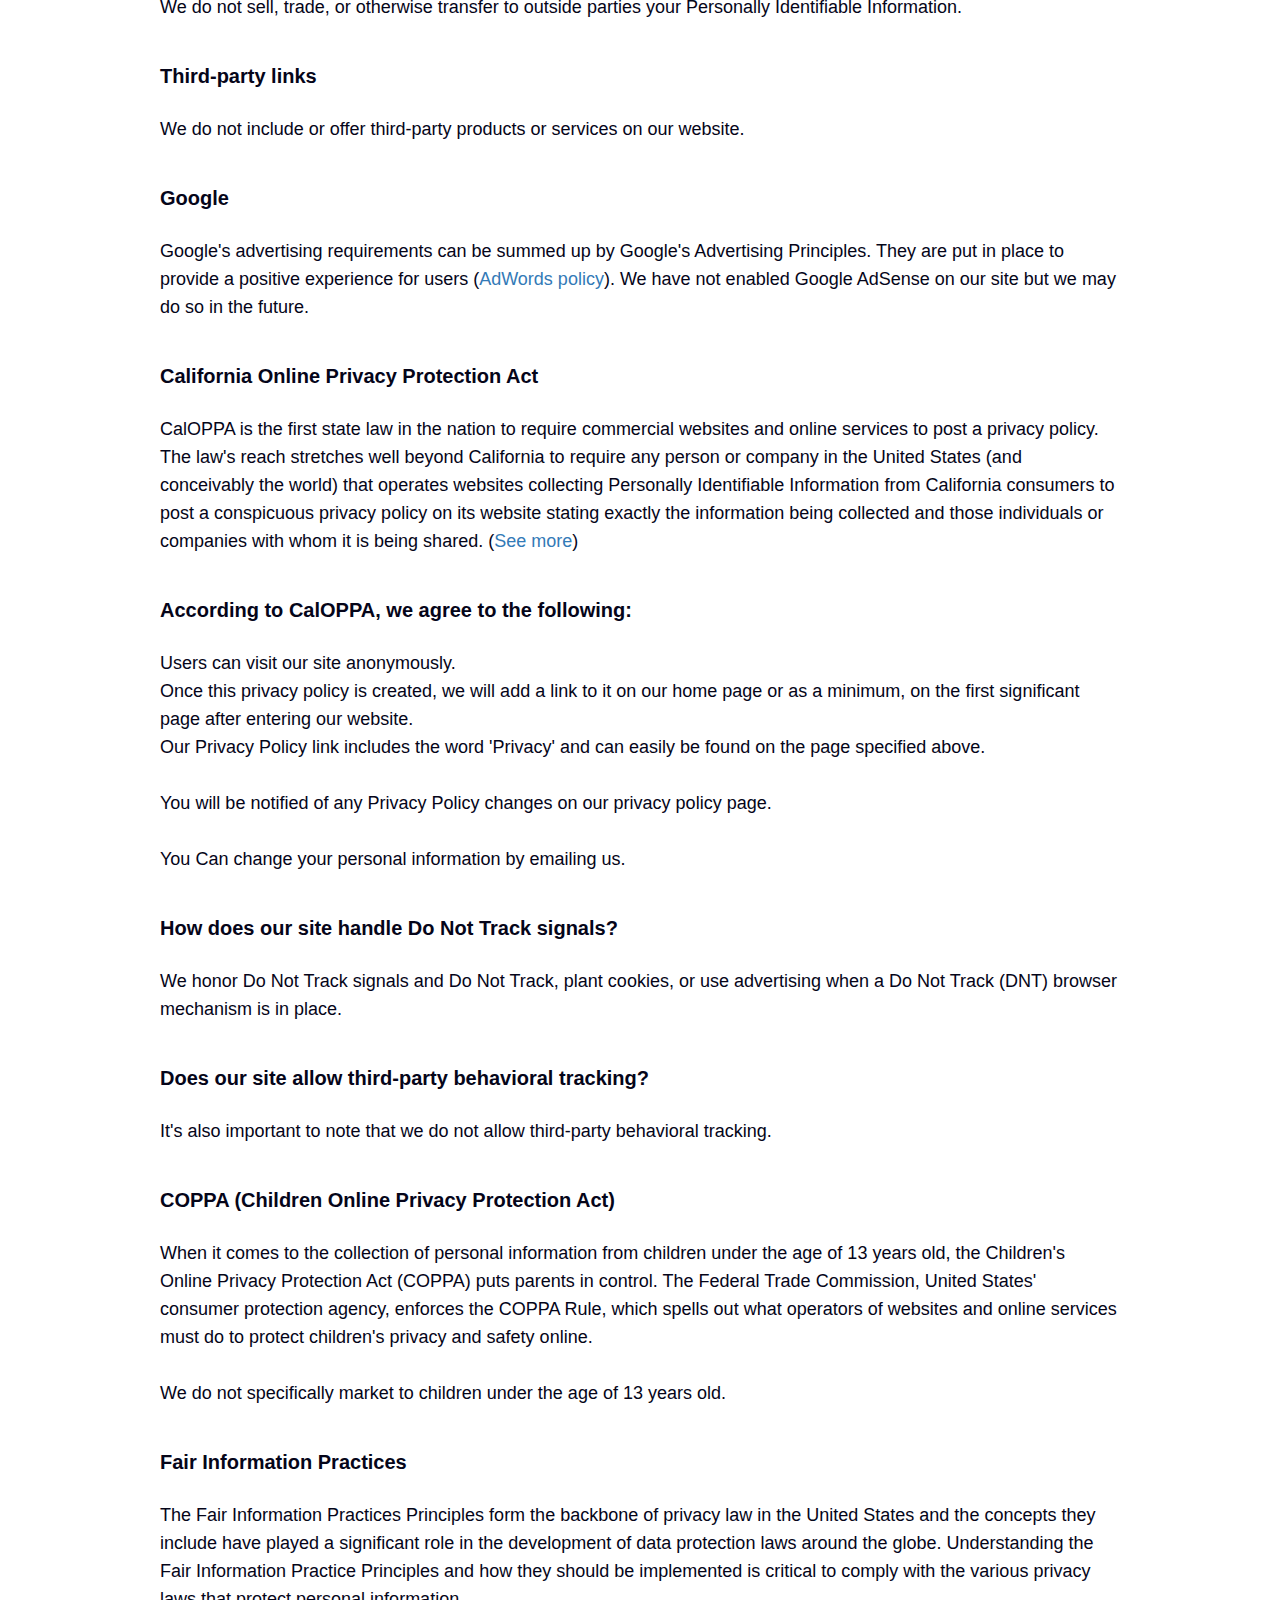
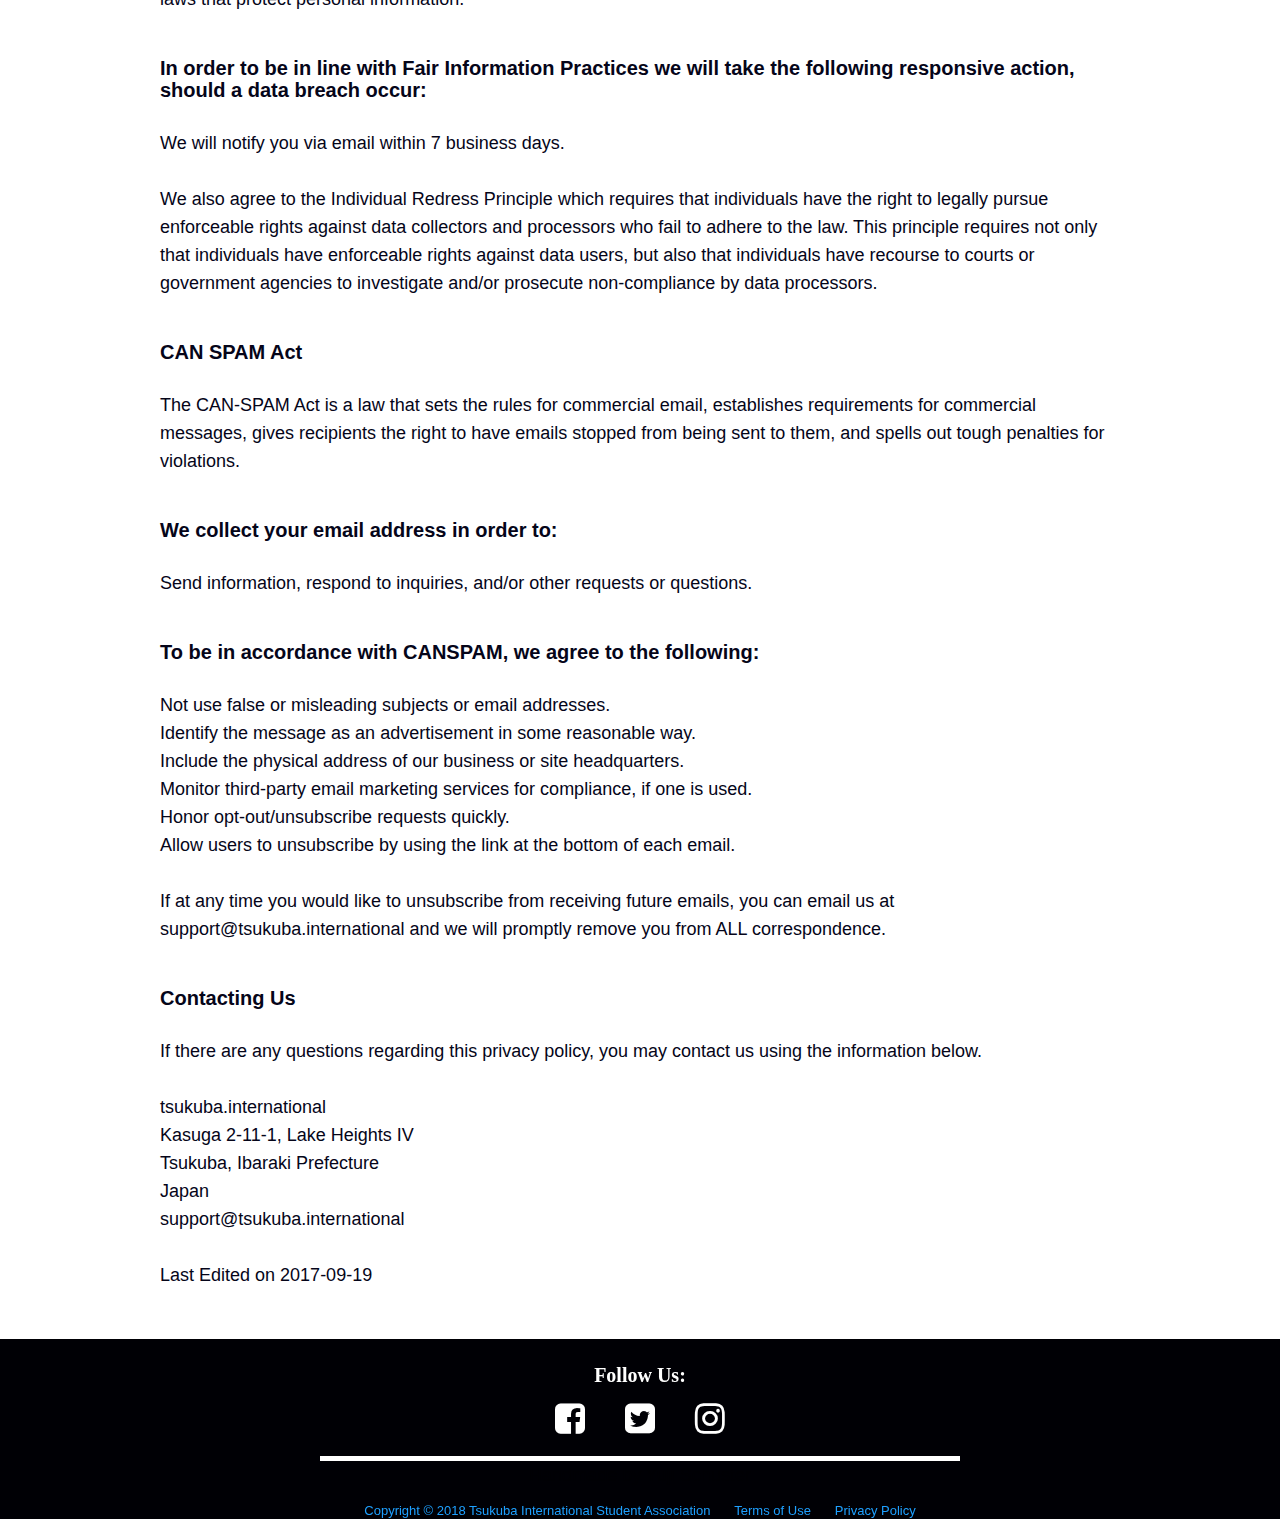
<file: public_html/privacy/index.html>
<!DOCTYPE html>
<html>
<head>
<!-- Global site tag (gtag.js) - Google Analytics -->
<script async src="https://www.googletagmanager.com/gtag/js?id=UA-106817283-1"></script>
<script>
  window.dataLayer = window.dataLayer || [];
  function gtag(){dataLayer.push(arguments);}
  gtag('js', new Date());

  gtag('config', 'UA-106817283-1');
</script>
<title>TISA - Privacy Policy</title>
<meta http-equiv="Content-Type" content="text/html; charset=utf-8"/>
<meta http-equiv="X-UA-Compatible" content="IE=edge,chrome=1">
<meta name="viewport" content="width=device-width,initial-scale=1.0">
<meta name="keywords" content="tisa tsukuba international student association tsukuba.international university of tsukuba japanese students foreigners organization club circle global">
<meta name="description" content="The Tsukuba International Student Association, known as TISA, is a student organization run by University of Tsukuba students to connect Japanese and foreigners in Tsukuba by hosting events and providing services.">
<link rel="icon" href="../img/tab-logo.png">
<link rel="stylesheet" href="https://maxcdn.bootstrapcdn.com/bootstrap/3.3.7/css/bootstrap.min.css">
<link rel="stylesheet" href="https://cdnjs.cloudflare.com/ajax/libs/font-awesome/4.7.0/css/font-awesome.min.css">
<link rel="stylesheet" type="text/css" href="../css/subpage.css?v=1.1">
<link rel="stylesheet" type="text/css" href="../css/resets.css?v=1.1">
<script src="https://ajax.googleapis.com/ajax/libs/jquery/3.2.1/jquery.min.js"></script>
<script type="text/javascript" src="../scripts/main.js"></script>
</head>
<body>
<div id="mySidenav" class="sidenav">
<a href="javascript:void(0)" class="closebtn" onclick="closeNav()">&times;</a>
<a class="main-nav" data-toggle="collapse" data-target="#interact">INTERACT&nbsp;&nbsp;<i class="fa fa-angle-down"></i></a>
<div class="collapse" id="interact">
<a class="sub-nav" href="../events">Events</a>
<a class="sub-nav" href="../exchange">Exchange</a>
</div>
<a class="main-nav" data-toggle="collapse" data-target="#support">SUPPORT&nbsp;&nbsp;<i class="fa fa-angle-down"></i></a>
<div class="collapse" id="support">
<a class="sub-nav" href="../circles">Circles</a>
<a class="sub-nav" href="../jobs">Find Jobs</a>
<a class="sub-nav" href="../scholarships">Scholarships</a>
</div>
<a class="main-nav" data-toggle="collapse" data-target="#about">ABOUT&nbsp;&nbsp;<i class="fa fa-angle-down"></i></a>
<div class="collapse" id="about">
<a class="sub-nav" href="../about">About Us</a>
<a class="sub-nav" href="../join">Join Us</a>
<a class="sub-nav" href="../contact">Contact</a>
</div>
</div>
<div class="container">
<header>
<img id="logo-navy" src="../img/leaf-navy.png" onclick="window.location.href='../'">
<h1 id="title-navy" onclick="window.location.href='../'">TISA</h1>
<nav>
<div class="dropdown">
<a class="nav-list">INTERACT<i class="fa fa-caret-down"></i></a>
<div class="dropdown-content">
<a href="../events">Events</a>
<a href="../exchange">Exchange</a>
</div>
</div>
<div class="dropdown">
<a class="nav-list">SUPPORT<i class="fa fa-caret-down"></i></a>
<div class="dropdown-content">
<a href="../circles">Circles</a>
<a href="../jobs">Find Jobs</a>
<a href="../scholarships">Scholarship</a>
</div>
</div>
<div class="dropdown">
<a class="nav-list">ABOUT<i class="fa fa-caret-down"></i></a>
<div class="dropdown-content">
<a href="../about">About Us</a>
<a href="../join">Join Us</a>
<a href="../contact">Contact</a>
</div>
</div>
</nav>
<img id="menu-icon-navy" src="../img/menu-icon-navy.png" onclick="openNav()">
</header>

<div class="content-subpage">
		<div class="container-subpage">
		
			<h1 class="subpage-title">Privacy Policy</h1>


			<p><br>This privacy policy has been compiled to better serve those who are concerned with how their 'Personally Identifiable Information' (PII) is being used online. PII, as described in US privacy law and information security, is information that can be used on its own or with other information to identify, contact, or locate a single person, or to identify an individual in context. Please read our privacy policy carefully to get a clear understanding of how we collect, use, protect or otherwise handle your Personally Identifiable Information in accordance with our website.</p>




			<h2><br><br>What personal information do we collect from the people that visit our website?</h2>

			<p><br>When ordering or registering on our site, as appropriate, you may be asked to enter your name, email address or other details to help you with your experience.</p>




			<h2><br><br>When do we collect information?</h2>

			<p><br>We collect information from you when you subscribe to a newsletter, fill out a form or enter information on our site.</p>

			<p><br>Provide us with feedback on our products or services.</p>




			<h2><br><br>How do we use your information?</h2>

			<p><br>We may use the information we collect from you when you register, make a purchase, sign up for our newsletter, respond to a survey or marketing communication, surf the website, or use certain other site features in the following ways:</p>

			
				<p><br>To improve our website in order to better serve you.</p>
				<p>To administer a contest, promotion, survey or other site feature.</p>
				<p>To ask for ratings and reviews of services or products.</p>




			<h2><br><br>How do we protect your information?</h2>

			<p><br>We do not use vulnerability scanning and/or scanning to PCI standards.<br>We only provide articles and information. We never ask for credit card numbers.<br>We do not use Malware Scanning.<br>We do not use an SSL certificate.</p>

			<p><br>We only provide articles and information. We never ask for personal or private information like names, email addresses, or credit card numbers.</p>


			

			<h2><br><br>Do we use 'cookies'?</h2>

			<p><br>We do not use cookies for tracking purposes. You can choose to have your computer warn you each time a cookie is being sent, or you can choose to turn off all cookies. You do this through your browser settings. Since browser is a little different, look at your browser's Help Menu to learn the correct way to modify your cookies. If you turn cookies off, Some of the features that make your site experience more efficient may not function properly.that make your site experience more efficient and may not function properly.</p>




			<h2><br><br>Third-party disclosure</h2>

			<p><br>We do not sell, trade, or otherwise transfer to outside parties your Personally Identifiable Information.</p>




			<h2><br><br>Third-party links</h2>

			<p><br>We do not include or offer third-party products or services on our website.</p>




			<h2><br><br>Google</h2>

			<p><br>Google's advertising requirements can be summed up by Google's Advertising Principles. They are put in place to provide a positive experience for users (<a href="https://support.google.com/adwordspolicy/answer/1316548?hl=en">AdWords policy</a>). We have not enabled Google AdSense on our site but we may do so in the future.</p>




			<h2><br><br>California Online Privacy Protection Act</h2>

			<p><br>CalOPPA is the first state law in the nation to require commercial websites and online services to post a privacy policy. The law's reach stretches well beyond California to require any person or company in the United States (and conceivably the world) that operates websites collecting Personally Identifiable Information from California consumers to post a conspicuous privacy policy on its website stating exactly the information being collected and those individuals or companies with whom it is being shared. (<a href="http://consumercal.org/california-online-privacy-protection-act-caloppa/#sthash.0FdRbT51.dpuf">See more</a>)</p>




			<h2><br><br>According to CalOPPA, we agree to the following:</h2>

			<p><br>Users can visit our site anonymously.<br>Once this privacy policy is created, we will add a link to it on our home page or as a minimum, on the first significant page after entering our website.<br>Our Privacy Policy link includes the word 'Privacy' and can easily be found on the page specified above.<br><br>You will be notified of any Privacy Policy changes on our privacy policy page.</p>

			<p><br>You Can change your personal information by emailing us.</p>



			
			<h2><br><br>How does our site handle Do Not Track signals?</h2>

			<p><br>We honor Do Not Track signals and Do Not Track, plant cookies, or use advertising when a Do Not Track (DNT) browser mechanism is in place.</p>




			<h2><br><br>Does our site allow third-party behavioral tracking?</h2>

			<p><br>It's also important to note that we do not allow third-party behavioral tracking.</p>




			<h2><br><br>COPPA (Children Online Privacy Protection Act)</h2>

			<p><br>When it comes to the collection of personal information from children under the age of 13 years old, the Children's Online Privacy Protection Act (COPPA) puts parents in control. The Federal Trade Commission, United States' consumer protection agency, enforces the COPPA Rule, which spells out what operators of websites and online services must do to protect children's privacy and safety online.<br><br>We do not specifically market to children under the age of 13 years old.</p>




			<h2><br><br>Fair Information Practices</h2>

			<p><br>The Fair Information Practices Principles form the backbone of privacy law in the United States and the concepts they include have played a significant role in the development of data protection laws around the globe. Understanding the Fair Information Practice Principles and how they should be implemented is critical to comply with the various privacy laws that protect personal information.</p>




			<h2><br><br>In order to be in line with Fair Information Practices we will take the following responsive action, should a data breach occur:</h2>

			<p><br>We will notify you via email within 7 business days.<br><br>We also agree to the Individual Redress Principle which requires that individuals have the right to legally pursue enforceable rights against data collectors and processors who fail to adhere to the law. This principle requires not only that individuals have enforceable rights against data users, but also that individuals have recourse to courts or government agencies to investigate and/or prosecute non-compliance by data processors.</p>




			<h2><br><br>CAN SPAM Act</h2>

			<p><br>The CAN-SPAM Act is a law that sets the rules for commercial email, establishes requirements for commercial messages, gives recipients the right to have emails stopped from being sent to them, and spells out tough penalties for violations.</p>




			<h2><br><br>We collect your email address in order to:</h2>

			<p><br>Send information, respond to inquiries, and/or other requests or questions.</p>




			<h2><br><br>To be in accordance with CANSPAM, we agree to the following:</h2>

			
				<p><br>Not use false or misleading subjects or email addresses.</p>
      			<p>Identify the message as an advertisement in some reasonable way.</p>
      			<p>Include the physical address of our business or site headquarters.</p>
      			<p>Monitor third-party email marketing services for compliance, if one is used.</p>
      			<p>Honor opt-out/unsubscribe requests quickly.</p>
      			<p>Allow users to unsubscribe by using the link at the bottom of each email.</p>
			




			<p><br>If at any time you would like to unsubscribe from receiving future emails, you can email us at support@tsukuba.international and we will promptly remove you from ALL correspondence.</p>




			<h2><br><br>Contacting Us</h2>

			<p><br>If there are any questions regarding this privacy policy, you may contact us using the information below.<br><br>tsukuba.international<br>Kasuga 2-11-1, Lake Heights IV<br>Tsukuba, Ibaraki Prefecture<br>Japan<br>support@tsukuba.international<br><br>Last Edited on 2017-09-19</p>

		</div>
	</div>	

<div class="sm">
<h2 class="follow-us">Follow Us:</h2>
<i class="fa fa-facebook-square sm-icon" onclick="window.open('http://www.facebook.com/tsukuba.international','_blank');"></i>
<i class="fa fa-twitter-square sm-icon" onclick="window.open('http://twitter.com/TISA_Tsukuba','_blank');"></i>
<i class="fa fa-instagram sm-icon" onclick="window.open('http://instagram.com/humansoftsukuba','_blank');"></i>
<div class="smallest-container"><p class="border-top">Handmade by Yuji Schuster</p></div>
<div class="copyright-footer">
<b class="copyright-small"><br>© 2018 TISA</b>
<b class="copyright-big"><br>Copyright © 2018 Tsukuba International Student Association</b>
<b class="terms" onclick="window.location.href='../terms'">Terms of Use</b>
<b class="privacy" onclick="window.location.href=''">Privacy Policy</b>
</div>
</div>
</div>
<script src="https://maxcdn.bootstrapcdn.com/bootstrap/3.3.7/js/bootstrap.min.js"></script>
</body>
</html>
</file>
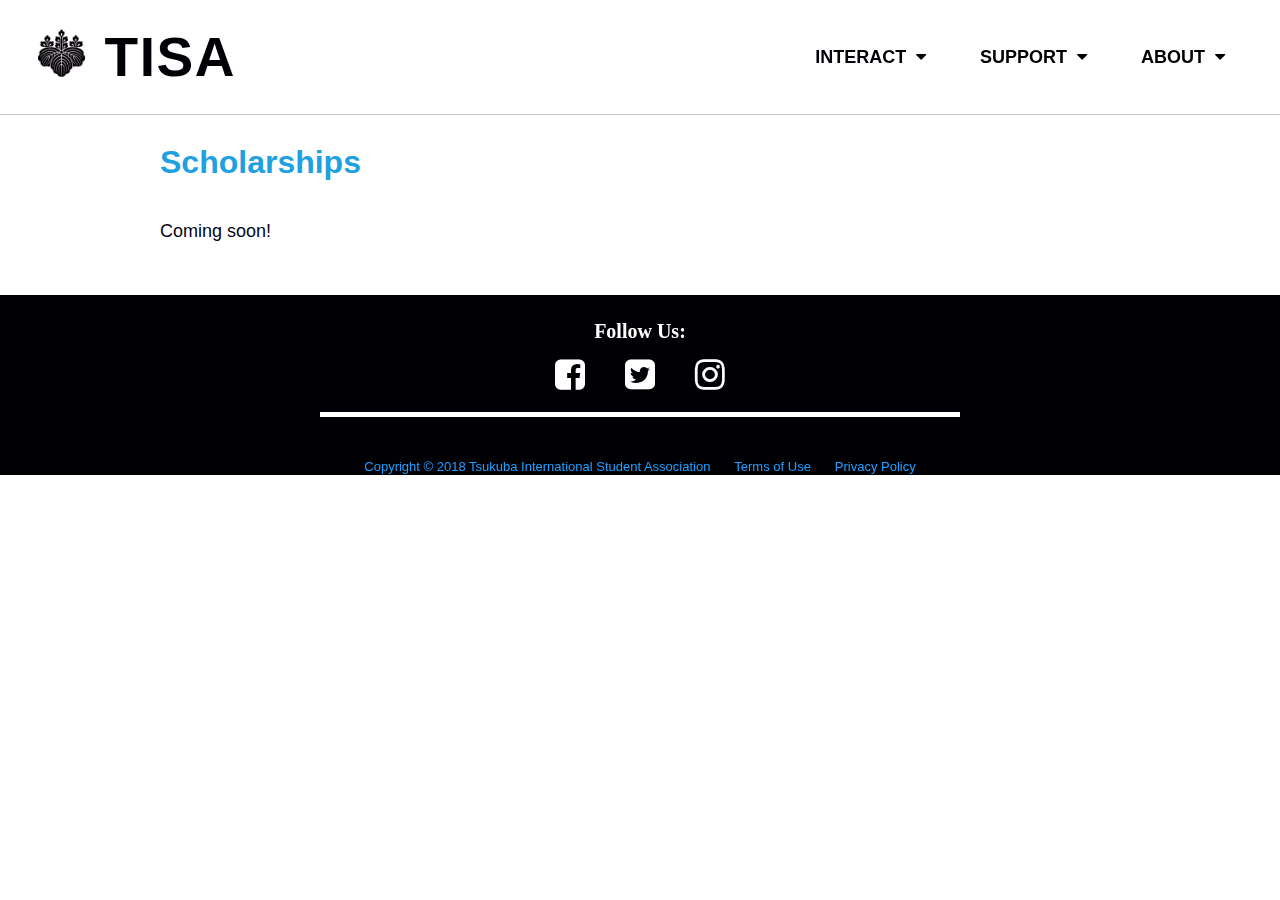
<file: public_html/scholarships/index.html>
<!DOCTYPE html>
<html>
<head>
<!-- Global site tag (gtag.js) - Google Analytics -->
<script async src="https://www.googletagmanager.com/gtag/js?id=UA-106817283-1"></script>
<script>
  window.dataLayer = window.dataLayer || [];
  function gtag(){dataLayer.push(arguments);}
  gtag('js', new Date());

  gtag('config', 'UA-106817283-1');
</script>
<title>TISA - Scholarships</title>
<meta http-equiv="Content-Type" content="text/html; charset=utf-8"/>
<meta http-equiv="X-UA-Compatible" content="IE=edge,chrome=1">
<meta name="viewport" content="width=device-width,initial-scale=1.0">
<meta name="keywords" content="tisa tsukuba international student association tsukuba.international university of tsukuba japanese students foreigners organization club circle global">
<meta name="description" content="The Tsukuba International Student Association, known as TISA, is a student organization run by University of Tsukuba students to connect Japanese and foreigners in Tsukuba by hosting events and providing services.">
<link rel="icon" href="../img/tab-logo.png">
<link rel="stylesheet" href="https://maxcdn.bootstrapcdn.com/bootstrap/3.3.7/css/bootstrap.min.css">
<link rel="stylesheet" href="https://cdnjs.cloudflare.com/ajax/libs/font-awesome/4.7.0/css/font-awesome.min.css">
<link rel="stylesheet" type="text/css" href="../css/subpage.css?v=1.1">
<link rel="stylesheet" type="text/css" href="../css/resets.css?v=1.1">
<script src="https://ajax.googleapis.com/ajax/libs/jquery/3.2.1/jquery.min.js"></script>
<script type="text/javascript" src="../scripts/main.js"></script>
</head>
<body>
<div id="mySidenav" class="sidenav">
<a href="javascript:void(0)" class="closebtn" onclick="closeNav()">&times;</a>
<a class="main-nav" data-toggle="collapse" data-target="#interact">INTERACT&nbsp;&nbsp;<i class="fa fa-angle-down"></i></a>
<div class="collapse" id="interact">
<a class="sub-nav" href="../events">Events</a>
<a class="sub-nav" href="../exchange">Exchange</a>
</div>
<a class="main-nav" data-toggle="collapse" data-target="#support">SUPPORT&nbsp;&nbsp;<i class="fa fa-angle-down"></i></a>
<div class="collapse" id="support">
<a class="sub-nav" href="../circles">Circles</a>
<a class="sub-nav" href="../jobs">Find Jobs</a>
<a class="sub-nav" href="../scholarships">Scholarships</a>
</div>
<a class="main-nav" data-toggle="collapse" data-target="#about">ABOUT&nbsp;&nbsp;<i class="fa fa-angle-down"></i></a>
<div class="collapse" id="about">
<a class="sub-nav" href="../about">About Us</a>
<a class="sub-nav" href="../join">Join Us</a>
<a class="sub-nav" href="../contact">Contact</a>
</div>
</div>
<div class="container">
<header>
<img id="logo-navy" src="../img/leaf-navy.png" onclick="window.location.href='../'">
<h1 id="title-navy" onclick="window.location.href='../'">TISA</h1>
<nav>
<div class="dropdown">
<a class="nav-list">INTERACT<i class="fa fa-caret-down"></i></a>
<div class="dropdown-content">
<a href="../events">Events</a>
<a href="../exchange">Exchange</a>
</div>
</div>
<div class="dropdown">
<a class="nav-list">SUPPORT<i class="fa fa-caret-down"></i></a>
<div class="dropdown-content">
<a href="../circles">Circles</a>
<a href="../jobs">Find Jobs</a>
<a href="../scholarships">Scholarship</a>
</div>
</div>
<div class="dropdown">
<a class="nav-list">ABOUT<i class="fa fa-caret-down"></i></a>
<div class="dropdown-content">
<a href="../about">About Us</a>
<a href="../join">Join Us</a>
<a href="../contact">Contact</a>
</div>
</div>
</nav>
<img id="menu-icon-navy" src="../img/menu-icon-navy.png" onclick="openNav()">
</header>

<div class="content-subpage">
		<div class="container-subpage">
		
			<h1 class="subpage-title">Scholarships</h1>

			<p><br>Coming soon!</p>

		</div>
	</div>	

<div class="sm">
<h2 class="follow-us">Follow Us:</h2>
<i class="fa fa-facebook-square sm-icon" onclick="window.open('http://www.facebook.com/tsukuba.international','_blank');"></i>
<i class="fa fa-twitter-square sm-icon" onclick="window.open('http://twitter.com/TISA_Tsukuba','_blank');"></i>
<i class="fa fa-instagram sm-icon" onclick="window.open('http://instagram.com/humansoftsukuba','_blank');"></i>
<div class="smallest-container"><p class="border-top">Handmade by Yuji Schuster</p></div>
<div class="copyright-footer">
<b class="copyright-small"><br>© 2018 TISA</b>
<b class="copyright-big"><br>Copyright © 2018 Tsukuba International Student Association</b>
<b class="terms" onclick="window.location.href='../terms'">Terms of Use</b>
<b class="privacy" onclick="window.location.href='../privacy'">Privacy Policy</b>
</div>
</div>
</div>
<script src="https://maxcdn.bootstrapcdn.com/bootstrap/3.3.7/js/bootstrap.min.js"></script>
</body>
</html>
</file>
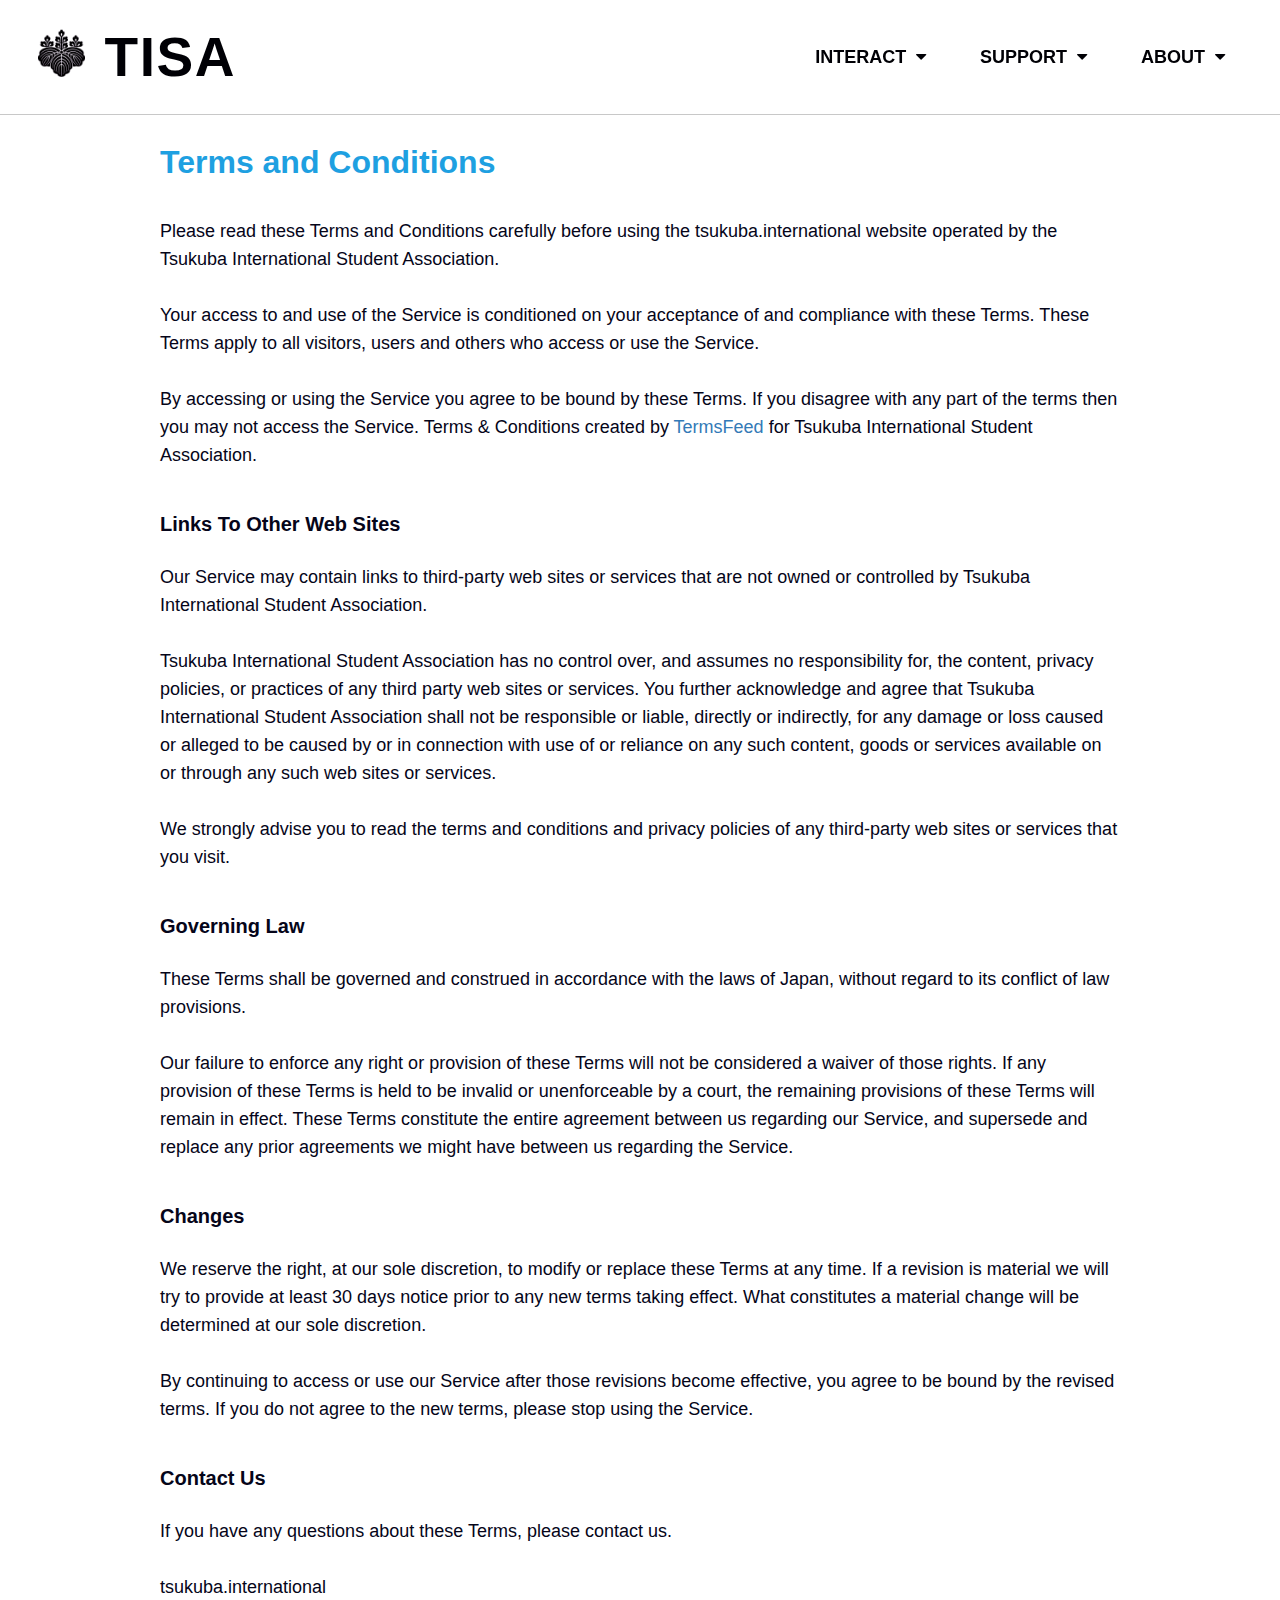
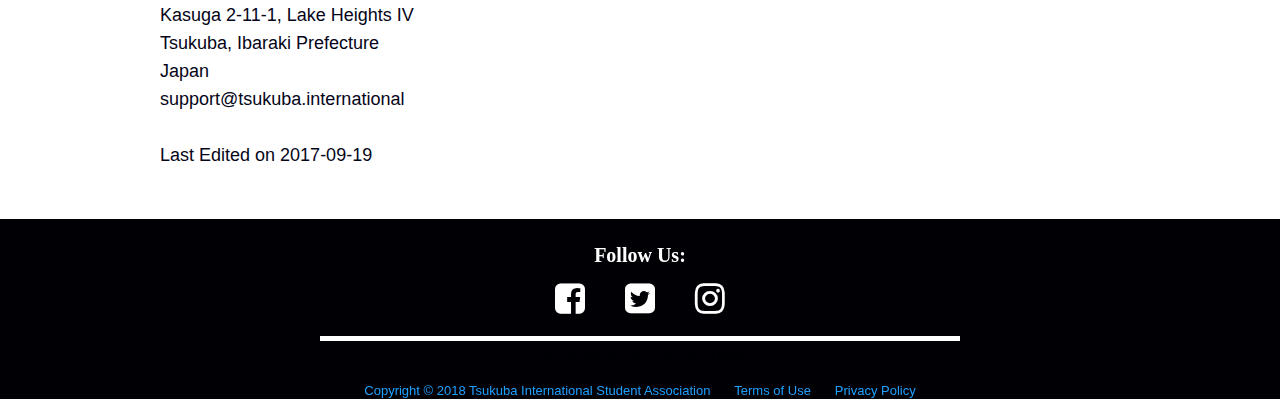
<file: public_html/terms/index.html>
<!DOCTYPE html>
<html>
<head>
<!-- Global site tag (gtag.js) - Google Analytics -->
<script async src="https://www.googletagmanager.com/gtag/js?id=UA-106817283-1"></script>
<script>
  window.dataLayer = window.dataLayer || [];
  function gtag(){dataLayer.push(arguments);}
  gtag('js', new Date());

  gtag('config', 'UA-106817283-1');
</script>
<title>TISA - Terms and Conditions</title>
<meta http-equiv="Content-Type" content="text/html; charset=utf-8"/>
<meta http-equiv="X-UA-Compatible" content="IE=edge,chrome=1">
<meta name="viewport" content="width=device-width,initial-scale=1.0">
<meta name="keywords" content="tisa tsukuba international student association tsukuba.international university of tsukuba japanese students foreigners organization club circle global">
<meta name="description" content="The Tsukuba International Student Association, known as TISA, is a student organization run by University of Tsukuba students to connect Japanese and foreigners in Tsukuba by hosting events and providing services.">
<link rel="icon" href="../img/tab-logo.png">
<link rel="stylesheet" href="https://maxcdn.bootstrapcdn.com/bootstrap/3.3.7/css/bootstrap.min.css">
<link rel="stylesheet" href="https://cdnjs.cloudflare.com/ajax/libs/font-awesome/4.7.0/css/font-awesome.min.css">
<link rel="stylesheet" type="text/css" href="../css/subpage.css?v=1.1">
<link rel="stylesheet" type="text/css" href="../css/resets.css?v=1.1">
<script src="https://ajax.googleapis.com/ajax/libs/jquery/3.2.1/jquery.min.js"></script>
<script type="text/javascript" src="../scripts/main.js"></script>
</head>
<body>
<div id="mySidenav" class="sidenav">
<a href="javascript:void(0)" class="closebtn" onclick="closeNav()">&times;</a>
<a class="main-nav" data-toggle="collapse" data-target="#interact">INTERACT&nbsp;&nbsp;<i class="fa fa-angle-down"></i></a>
<div class="collapse" id="interact">
<a class="sub-nav" href="../events">Events</a>
<a class="sub-nav" href="../exchange">Exchange</a>
</div>
<a class="main-nav" data-toggle="collapse" data-target="#support">SUPPORT&nbsp;&nbsp;<i class="fa fa-angle-down"></i></a>
<div class="collapse" id="support">
<a class="sub-nav" href="../circles">Circles</a>
<a class="sub-nav" href="../jobs">Find Jobs</a>
<a class="sub-nav" href="../scholarships">Scholarships</a>
</div>
<a class="main-nav" data-toggle="collapse" data-target="#about">ABOUT&nbsp;&nbsp;<i class="fa fa-angle-down"></i></a>
<div class="collapse" id="about">
<a class="sub-nav" href="../about">About Us</a>
<a class="sub-nav" href="../join">Join Us</a>
<a class="sub-nav" href="../contact">Contact</a>
</div>
</div>
<div class="container">
<header>
<img id="logo-navy" src="../img/leaf-navy.png" onclick="window.location.href='../'">
<h1 id="title-navy" onclick="window.location.href='../'">TISA</h1>
<nav>
<div class="dropdown">
<a class="nav-list">INTERACT<i class="fa fa-caret-down"></i></a>
<div class="dropdown-content">
<a href="../events">Events</a>
<a href="../exchange">Exchange</a>
</div>
</div>
<div class="dropdown">
<a class="nav-list">SUPPORT<i class="fa fa-caret-down"></i></a>
<div class="dropdown-content">
<a href="../circles">Circles</a>
<a href="../jobs">Find Jobs</a>
<a href="../scholarships">Scholarship</a>
</div>
</div>
<div class="dropdown">
<a class="nav-list">ABOUT<i class="fa fa-caret-down"></i></a>
<div class="dropdown-content">
<a href="../about">About Us</a>
<a href="../join">Join Us</a>
<a href="../contact">Contact</a>
</div>
</div>
</nav>
<img id="menu-icon-navy" src="../img/menu-icon-navy.png" onclick="openNav()">
</header>

<div class="content-subpage">
		<div class="container-subpage">
		
			<h1 class="subpage-title">Terms and Conditions</h1>

			<p><br>Please read these Terms and Conditions carefully before using the tsukuba.international website operated by the Tsukuba International Student Association.</p>

			<p><br>Your access to and use of the Service is conditioned on your acceptance of and compliance with these Terms. These Terms apply to all visitors, users and others who access or use the Service.</p>

			<p><br>By accessing or using the Service you agree to be bound by these Terms. If you disagree with any part of the terms then you may not access the Service. Terms & Conditions created by <a href="https://termsfeed.com" rel="nofollow">TermsFeed</a> for Tsukuba International Student Association.</p>




			<h2><br><br>Links To Other Web Sites</h2>

			<p><br>Our Service may contain links to third-party web sites or services that are not owned or controlled by Tsukuba International Student Association.</p>

			<p><br>Tsukuba International Student Association has no control over, and assumes no responsibility for, the content, privacy policies, or practices of any third party web sites or services. You further acknowledge and agree that Tsukuba International Student Association shall not be responsible or liable, directly or indirectly, for any damage or loss caused or alleged to be caused by or in connection with use of or reliance on any such content, goods or services available on or through any such web sites or services.</p>

			<p><br>We strongly advise you to read the terms and conditions and privacy policies of any third-party web sites or services that you visit.</p>




			<h2><br><br>Governing Law</h2>

			<p><br>These Terms shall be governed and construed in accordance with the laws of Japan, without regard to its conflict of law provisions.</p>

			<p><br>Our failure to enforce any right or provision of these Terms will not be considered a waiver of those rights. If any provision of these Terms is held to be invalid or unenforceable by a court, the remaining provisions of these Terms will remain in effect. These Terms constitute the entire agreement between us regarding our Service, and supersede and replace any prior agreements we might have between us regarding the Service.</p>


			<h2><br><br>Changes</h2>

			<p><br>We reserve the right, at our sole discretion, to modify or replace these Terms at any time. If a revision is material we will try to provide at least 30 days notice prior to any new terms taking effect. What constitutes a material change will be determined at our sole discretion.</p>

			<p><br>By continuing to access or use our Service after those revisions become effective, you agree to be bound by the revised terms. If you do not agree to the new terms, please stop using the Service.</p>


			<h2><br><br>Contact Us</h2>

			<p><br>If you have any questions about these Terms, please contact us.</p>

			<p><br>tsukuba.international<br>Kasuga 2-11-1, Lake Heights IV<br>Tsukuba, Ibaraki Prefecture<br>Japan<br>support@tsukuba.international<br><br>Last Edited on 2017-09-19</p>
		</div>
	</div>

<div class="sm">
<h2 class="follow-us">Follow Us:</h2>
<i class="fa fa-facebook-square sm-icon" onclick="window.open('http://www.facebook.com/tsukuba.international','_blank');"></i>
<i class="fa fa-twitter-square sm-icon" onclick="window.open('http://twitter.com/TISA_Tsukuba','_blank');"></i>
<i class="fa fa-instagram sm-icon" onclick="window.open('http://instagram.com','_blank');"></i>
<div class="smallest-container"><p class="border-top">Handmade by Yuji Schuster</p></div>
<div class="copyright-footer">
<b class="copyright-small"><br>© 2018 TISA</b>
<b class="copyright-big"><br>Copyright © 2018 Tsukuba International Student Association</b>
<b class="terms" onclick="window.location.href=''">Terms of Use</b>
<b class="privacy" onclick="window.location.href='../privacy'">Privacy Policy</b>
</div>
</div>
</div>
<script src="https://maxcdn.bootstrapcdn.com/bootstrap/3.3.7/js/bootstrap.min.js"></script>
</body>
</html>
</file>
<file: public_html/css/subpage.css>
@-ms-viewport{
  width: device-width;
}

.row, .container{
	margin: 0;
	padding: 0;
	border: 0;
}

.space-0 {
	padding: 0;
	margin: 0;
	border: 0;
}

.sidenav .main-nav {
	margin-top: 13px;
	font-weight: bold;
	font-family: "Bookman", sans-serif;
    padding: 18px 10px 18px 40px;
    text-decoration: none;
    font-size: 22px;
    color: rgb(150,150,150);
    display: block;
    transition: 0.3s;
}

.sidenav .sub-nav {
	margin-top: 13px;
	font-family: "Bookman", sans-serif;
    padding: 18px 10px 18px 55px;
    text-decoration: none;
    font-size: 18px;
    color: rgb(150,150,150);
    display: block;
    transition: 0.3s;
}

.sidenav .closebtn {
    position: absolute;
    margin-top: 12px;
    top: 0;
    right: 25px;
    font-size: 36px;
    margin-left: 50px;
    text-decoration: none;
    color: rgb(150,150,150);
}

@media screen and (max-height: 450px) {
  	.sidenav {padding-top: 15px;}
  	.sidenav a {font-size: 18px;}
}

/* Mobile screens */

@media screen and (min-width: 320px) and (max-width: 599px) {
	.sidenav {
    	height: 100%;
   		width: 0;
    	position: fixed;
    	z-index: 200;
    	top: 0;
    	bottom: 0;
    	overflow-y: scroll;
    	right: 0;
    	background-color: rgb(40,40,40);
    	overflow-x: hidden;
    	transition: 0.3s;
    	padding-top: 60px;
    	border-left: rgb(30,30,30);
    	border-right: rgb(30,30,30);
    	border-width: 1px;
    	border-style: solid;
	}

	.laptop, .copyright-big, .content-border-big, .btn-what-we-do-ipad, .dropdown, .dropdown-content {
		display: none;
	}

	.container-subpage {
		width: 90%;
		margin: auto;
	}

	.subpage-title {
		margin-top: -10px;
		font-size: 27px;
	}

	.container {
		width: 100%;
		margin: auto;
	}

	.small-container {
		width: 90%;
		margin: auto;
	}

	.smallest-container {
		width: 70%;
		margin: auto;
	}

	header {
		transition: background 0.2s linear;
		-webkit-transform-style: preserve-3d;
  		-moz-transform-style: preserve-3d;
  		transform-style: preserve-3d;
		height: 75px;
		width: 100%;
		background: rgb(255,255,255);
		position: fixed;
		z-index: 100;
		border-bottom: solid;
		border-width: 1px;
		border-color: rgb(200,200,200);
	}

	#logo-navy {
		display: block;
		position: relative;
  		top: 50%;
  		transform: translateY(-58%);
		float: left;
		height: 30px;
		width: 30px;
		margin-left: 4.5%;
	}

	#title-navy {
		display: block;
		position: relative;
  		top: 50%;
  		transform: translateY(-50%);
		float: left;
		color: rgb(0,0,5);
		font-family: "Bookman", sans-serif;
		font-size: 35px;
		font-weight: bold;
		letter-spacing: 1.5px;
		margin-left: 1.5%;
	}

	nav {
		position: relative;
  		top: 50%;
  		transform: translateY(-50%);
		float: right;
		margin-right: 25px;
	}

	.fa-caret-down {
		padding: 10px;
	}

	.nav-list {
		color: rgb(255,255,255);
		font-family: "Bookman", sans-serif;
		font-size: 18px;
		font-weight: bold;
		padding: 12px;
	}

	#menu-icon-navy {
		display: block;
		position: relative;
  		top: 50%;
  		transform: translateY(-50%);
		float: right;
		margin-right: 7%;
		width: 35px;
		height: 35px;
	}

	.sm {
		float: left;
		-webkit-transform-style: preserve-3d;
  		-moz-transform-style: preserve-3d;
  		transform-style: preserve-3d;
		width: 100%;
		height: 180px;
		background: rgb(0,0,5);
		text-align: center;
	}

	.follow-us {
		margin-top: 25px;
		font-family: Brush Script Std, Brush Script MT, cursive;
		font-size: 20px;
		color: rgb(255,255,255);
		font-weight: bold;
	}

	.sm-icon {
		margin-top: 15px;
		margin-right: 18px;
		margin-left: 18px;
		font-size: 35px;
		color: rgb(255,255,255);
	}

	.border-top {
		margin-top: 20px;
		border-top: solid;
		border-color: rgb(255,255,255);
		border-width: 5px;
		color: rgb(0,0,5);
	}

	.copyright-small {
		color: rgb(30,160,255);
		font-family: "Bookman", sans-serif;
		font-size: 13px;
		font-weight: 200;
	}

	.terms {
		margin-left: 20px;
		color: rgb(30,160,255);
		font-family: "Bookman", sans-serif;
		font-size: 13px;
		font-weight: 200;
	}

	.privacy {
		margin-left: 20px;
		color: rgb(30,160,255);
		font-family: "Bookman", sans-serif;
		font-size: 13px;
		font-weight: 200;
	}
}

/* Tablet screens */

@media screen and (min-width: 600px) and (max-width: 1023px) {
	.sidenav {
		margin-top: 115px;
    	height: 100%;
   		width: 0;
    	position: fixed;
    	z-index: 50;
    	top: 0;
    	right: 0;
    	background-color: rgb(40,40,40);
    	overflow-x: hidden;
    	transition: 0.3s;
    	padding-top: 60px;
    	border-left: rgb(30,30,30);
    	border-right: rgb(30,30,30);
    	border-width: 1px;
	}

	.laptop, .copyright-small, .btn-japanese-small, .line, .dropdown, .dropdown-content {
		display: none;
	}

	.container-subpage {
		width: 75%;
		margin: auto;
	}

	.subpage-title {
		padding-top: 30px;
		font-size: 32px;
	}

	.container {
		width: 100%;
		margin: auto;
	}

	.small-container {
		width: 90%;
		margin: auto;
	}

	.smallest-container {
		width: 50%;
		margin: auto;
	}

	header {
		transition: background 0.2s linear;
		-webkit-transform-style: preserve-3d;
  		-moz-transform-style: preserve-3d;
  		transform-style: preserve-3d;
		height: 115px;
		width: 100%;
		background: rgb(255,255,255);
		position: fixed;
		z-index: 1;
		border-bottom: solid;
		border-width: 1px;
		border-color: rgb(200,200,200);
	}

	#logo-navy {
		display: block;
		position: relative;
  		top: 50%;
  		transform: translateY(-58%);
		float: left;
		height: 47px;
		width: 47px;
		margin-left: 3%;
	}

	#title-navy {
		display: block;
		position: relative;
  		top: 50%;
  		transform: translateY(-50%);
		float: left;
		color: rgb(0,0,5);
		font-family: "Bookman", sans-serif;
		font-size: 55px;
		font-weight: bold;
		letter-spacing: 1.5px;
		margin-left: 1.5%;
	}

	nav {
		position: relative;
  		top: 50%;
  		transform: translateY(-50%);
		float: right;
		margin-right: 25px;
	}

	.fa-caret-down {
		padding: 10px;
	}

	.nav-list {
		color: rgb(255,255,255);
		font-family: "Bookman", sans-serif;
		font-size: 18px;
		font-weight: bold;
		padding: 12px;
	}

	#menu-icon-navy {
		display: block;
		position: relative;
  		top: 50%;
  		transform: translateY(-50%);
		float: right;
		margin-right: 6%;
		width: 55px;
		height: 55px;
	}

	.sm {
		float: left;
		-webkit-transform-style: preserve-3d;
  		-moz-transform-style: preserve-3d;
  		transform-style: preserve-3d;
		width: 100%;
		height: 180px;
		background: rgb(0,0,5);
		text-align: center;
	}

	.follow-us {
		margin-top: 25px;
		font-family: Brush Script Std, Brush Script MT, cursive;
		font-size: 20px;
		color: rgb(255,255,255);
		font-weight: bold;
	}

	.sm-icon {
		margin-top: 15px;
		margin-right: 18px;
		margin-left: 18px;
		font-size: 35px;
		color: rgb(255,255,255);
	}

	.border-top {
		margin-top: 20px;
		border-top: solid;
		border-color: rgb(255,255,255);
		border-width: 5px;
		color: rgb(0,0,5);
	}

	.copyright-big {
		color: rgb(30,160,255);
		font-family: "Bookman", sans-serif;
		font-size: 13px;
		font-weight: 200;
	}

	.terms {
		margin-left: 20px;
		color: rgb(30,160,255);
		font-family: "Bookman", sans-serif;
		font-size: 13px;
		font-weight: 200;
	}

	.privacy {
		margin-left: 20px;
		color: rgb(30,160,255);
		font-family: "Bookman", sans-serif;
		font-size: 13px;
		font-weight: 200;
	}
	
	.sub-img {
		float: right;
		width: 55%;
		height: 55%;
		margin: 20px;
		margin-right: 0px;
		margin-bottom: 10px;
	}
}

/* Laptop screens */

@media screen and (min-width: 1024px) and (max-width: 1280px) {
	.sidenav, .ipad, .copyright-small, .btn-japanese-small, .line, .btn-what-we-do-ipad, #menu-icon, #menu-icon-navy {
		display: none;
	}

	.container-subpage {
		width: 75%;
		margin: auto;
	}

	.container {
		width: 100%;
		margin: auto;
	}

	.small-container {
		width: 90%;
		margin: auto;
	}

	.smallest-container {
		width: 50%;
		margin: auto;
	}

	.subpage-title {
		padding-top: 30px;
		font-size: 32px;
	}

	header {
		transition: background 0.2s linear;
		-webkit-transform-style: preserve-3d;
  		-moz-transform-style: preserve-3d;
  		transform-style: preserve-3d;
		height: 115px;
		width: 100%;
		background: rgb(255,255,255);
		position: fixed;
		z-index: 1;
		border-bottom: solid;
		border-width: 1px;
		border-color: rgb(200,200,200);
	}

	#logo-navy {
		display: block;
		position: relative;
  		top: 50%;
  		transform: translateY(-58%);
		float: left;
		height: 47px;
		width: 47px;
		margin-left: 3%;
	}

	#title-navy {
		display: block;
		position: relative;
  		top: 50%;
  		transform: translateY(-50%);
		float: left;
		color: rgb(0,0,5);
		font-family: "Bookman", sans-serif;
		font-size: 55px;
		font-weight: bold;
		letter-spacing: 1.5px;
		margin-left: 1.5%;
	}

	nav {
		position: relative;
  		top: 50%;
  		transform: translateY(-50%);
		float: right;
		margin-right: 25px;
	}

	.fa-caret-down {
		padding: 10px;
	}

	.dropdown {
		display: inline-block;
		position: relative;
		padding: 8px;
	}

	.dropdown-content {
		display: none;
		position: absolute;
		margin-right: 20px;
		background-color: rgba(0,0,5,0.95);
		z-index: 2;
	}

	.dropdown-content a {
		text-decoration: none;
		font-size: 15px;
		font-family: "Bookman", sans-serif;
		color: rgb(200,200,200);
		font-weight: bold;
		padding: 14px;
		float: left;
	}

	.dropdown-content a:hover {
		color: rgb(30,160,255);
	}

	.dropdown:hover .dropdown-content {
		display: block;
	}

	.dropdown:hover .nav-list {
		background: rgba(50,50,50,0.8);
		color: rgba(255,255,255,0.5);
		text-decoration: none;
	}

	.nav-list {
		color: rgb(0,0,5);
		font-family: "Bookman", sans-serif;
		font-size: 18px;
		font-weight: bold;
		padding: 12px;
	}

	.sm {
		float: left;
		-webkit-transform-style: preserve-3d;
  		-moz-transform-style: preserve-3d;
  		transform-style: preserve-3d;
		width: 100%;
		height: 180px;
		background: rgb(0,0,5);
		text-align: center;
	}

	.follow-us {
		margin-top: 25px;
		font-family: Brush Script Std, Brush Script MT, cursive;
		font-size: 20px;
		color: rgb(255,255,255);
		font-weight: bold;
	}

	.sm-icon {
		margin-top: 15px;
		margin-right: 18px;
		margin-left: 18px;
		font-size: 35px;
		color: rgb(255,255,255);
	}

	.border-top {
		margin-top: 20px;
		border-top: solid;
		border-color: rgb(255,255,255);
		border-width: 5px;
		color: rgb(0,0,5);
	}

	.copyright-big {
		color: rgb(30,160,255);
		font-family: "Bookman", sans-serif;
		font-size: 13px;
		font-weight: 200;
	}

	.terms {
		margin-left: 20px;
		color: rgb(30,160,255);
		font-family: "Bookman", sans-serif;
		font-size: 13px;
		font-weight: 200;
	}

	.privacy {
		margin-left: 20px;
		color: rgb(30,160,255);
		font-family: "Bookman", sans-serif;
		font-size: 13px;
		font-weight: 200;
	}

	.sub-img {
		float: right;
		width: 55%;
		height: 55%;
		margin: 30px;
		margin-right: 0px;
		margin-bottom: 20px;
	}
}

/* Desktop screens */

@media screen and (min-width: 1281px) {
	.sidenav, .ipad, .copyright-small, .btn-japanese-small, .line, .what-we-do-ipad, .btn-what-we-do-ipad, #menu-icon, #menu-icon-navy {
		display: none;
	}

	.container-subpage {
		width: 70%;
		margin: auto;
	}

	.container {
		width: 100%;
		margin: auto;
	}

	.small-container {
		width: 90%;
		margin: auto;
	}

	.smallest-container {
		width: 50%;
		margin: auto;
	}

	.subpage-title {
		padding-top: 30px;
		font-size: 32px;
	}

	header {
		transition: background 0.2s linear;
		-webkit-transform-style: preserve-3d;
  		-moz-transform-style: preserve-3d;
  		transform-style: preserve-3d;
		height: 115px;
		width: 100%;
		background: rgb(255,255,255);
		position: fixed;
		z-index: 1;
		border-bottom: solid;
		border-width: 1px;
		border-color: rgb(200,200,200);
	}

	#logo-navy {
		display: block;
		position: relative;
  		top: 50%;
  		transform: translateY(-58%);
		float: left;
		height: 47px;
		width: 47px;
		margin-left: 3%;
	}

	#title-navy {
		display: block;
		position: relative;
  		top: 50%;
  		transform: translateY(-50%);
		float: left;
		color: rgb(0,0,5);
		font-family: "Bookman", sans-serif;
		font-size: 55px;
		font-weight: bold;
		letter-spacing: 1.5px;
		margin-left: 1.5%;
	}

	nav {
		position: relative;
  		top: 50%;
  		transform: translateY(-50%);
		float: right;
		margin-right: 25px;
	}

	.fa-caret-down {
		padding: 10px;
	}

	.dropdown {
		display: inline-block;
		position: relative;
		padding: 8px;
	}

	.dropdown-content {
		display: none;
		position: absolute;
		margin-right: 20px;
		background-color: rgba(0,0,5,0.95);
		z-index: 2;
	}

	.dropdown-content a {
		text-decoration: none;
		font-size: 15px;
		font-family: "Bookman", sans-serif;
		color: rgb(255,255,255);
		font-weight: bold;
		padding: 14px;
		float: left;
	}

	.dropdown-content a:hover {
		color: rgb(30,160,255);
	}

	.dropdown:hover .dropdown-content {
		display: block;
	}

	.dropdown:hover .nav-list {
		background: rgba(50,50,50,0.8);
		color: rgba(255,255,255,0.5);
		text-decoration: none;
	}

	.nav-list {
		color: rgb(0,0,5);
		font-family: "Bookman", sans-serif;
		font-size: 18px;
		font-weight: bold;
		padding: 12px;
	}

	.sm {
		float: left;
		-webkit-transform-style: preserve-3d;
  		-moz-transform-style: preserve-3d;
  		transform-style: preserve-3d;
		width: 100%;
		height: 180px;
		background: rgb(0,0,5);
		text-align: center;
	}

	.follow-us {
		margin-top: 25px;
		font-family: Brush Script Std, Brush Script MT, cursive;
		font-size: 20px;
		color: rgb(255,255,255);
		font-weight: bold;
	}

	.sm-icon {
		margin-top: 15px;
		margin-right: 18px;
		margin-left: 18px;
		font-size: 35px;
		color: rgb(255,255,255);
	}

	.border-top {
		margin-top: 20px;
		border-top: solid;
		border-color: rgb(255,255,255);
		border-width: 5px;
		color: rgb(0,0,5);
	}

	.copyright-big {
		color: rgb(30,160,255);
		font-family: "Bookman", sans-serif;
		font-size: 13px;
		font-weight: 200;
	}

	.terms {
		margin-left: 20px;
		color: rgb(30,160,255);
		font-family: "Bookman", sans-serif;
		font-size: 13px;
		font-weight: 200;
	}

	.privacy {
		margin-left: 20px;
		color: rgb(30,160,255);
		font-family: "Bookman", sans-serif;
		font-size: 13px;
		font-weight: 200;
	}

	.sub-img {
		float: right;
		width: 55%;
		height: 55%;
		margin: 30px;
		margin-right: 0px;
		margin-bottom: 20px;
	}
}

/* APPLIES TO ALL */

.content-subpage {
	background-color: rgb(255,255,255);
	padding-top: 115px;
	padding-bottom: 50px;
}

.subpage-title {
	padding-bottom: 30px;
	color: rgb(30,160,225);
	font-family: "Bookman", sans-serif;
	font-weight: bold;
	border-bottom: solid;
	border-color: rgb(255,255,255);
	border-width: 1px;
	padding-bottom: 8px;
}

h2 {
	font-family: "Bookman", sans-serif;
	font-size: 20px;
	color: rgb(5,5,25);
	font-weight: bold;
}

p {
	font-family: "Bookman", sans-serif;
	font-size: 18px;
	color: rgb(5,5,25);
	line-height: 28px;
}

img {
	max-width: 100%;
	max-height: 100%;
}

.sm-icon:hover {
	color: rgb(100,100,100);
	cursor: pointer;
}

footer {
	position: absolute;
    left: 0;
    height: 100px;
    width: 100%;
    overflow: hidden;
}

a:hover, #menu-icon-navy, #logo-navy:hover, #title-navy, .nav-list:hover, .terms:hover, .privacy:hover {
	cursor: pointer;
}
</file>
<file: public_html/css/resets.css>
html, body, div, span, applet, object, iframe,
h1, h2, h3, h4, h5, h6, p, blockquote, pre,
a, abbr, acronym, address, big, cite, code,
del, dfn, em, font, img, ins, kbd, q, s, samp,
small, strike, strong, sub, sup, tt, var,
dl, dt, dd, ol, ul, li,
fieldset, form, label, legend,
table, caption, tbody, tfoot, thead, tr, th, td {
	margin: 0;
	padding: 0;
	border: 0;
	outline: 0;
	vertical-align: baseline;
}
/* remember to define focus styles! */
:focus {
	outline: 0;
}
body {
	line-height: 1;
	color: black;
	background: white;
}
ol, ul {
	list-style: none;
}
/* tables still need 'cellspacing="0"' in the markup */
table {
	border-collapse: separate;
	border-spacing: 0;
}
caption, th, td {
	text-align: left;
	font-weight: normal;
}
blockquote:before, blockquote:after,
q:before, q:after {
	content: "";
}
blockquote, q {
	quotes: "" "";
}
</file>
